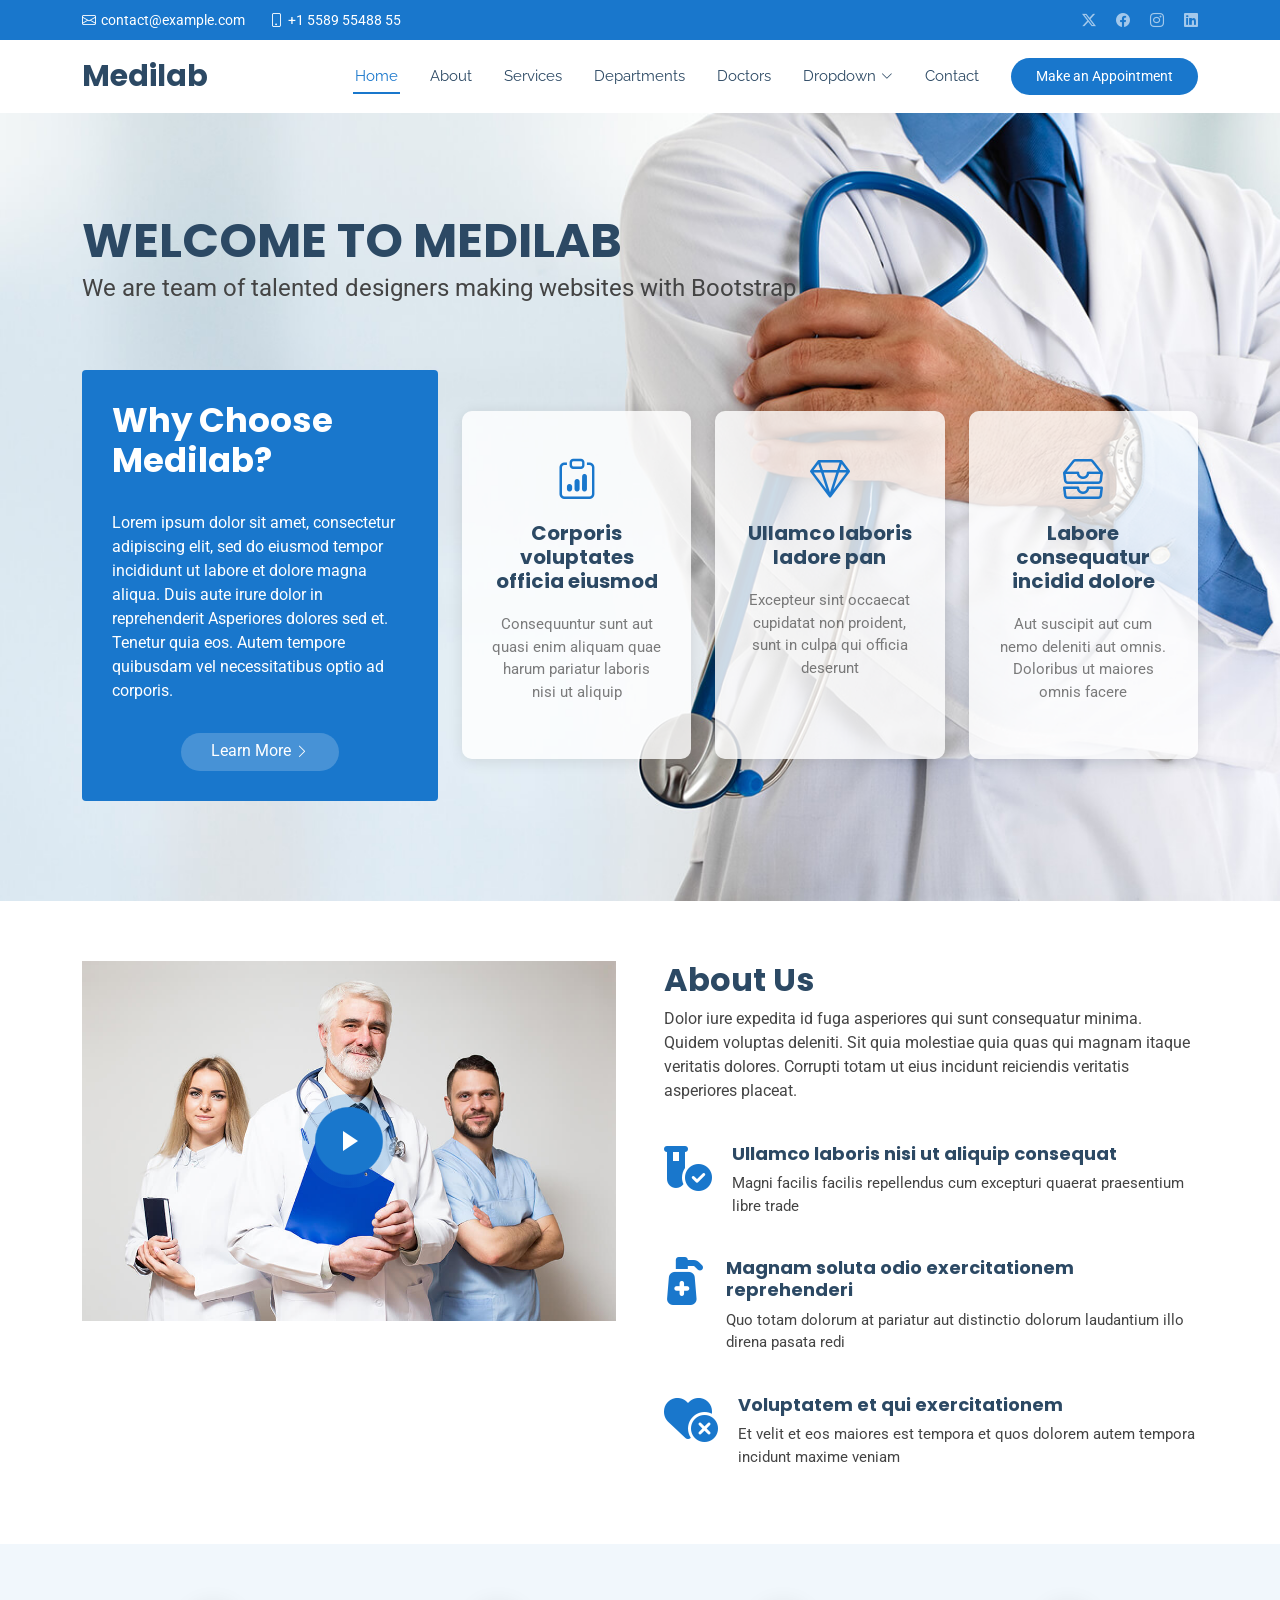
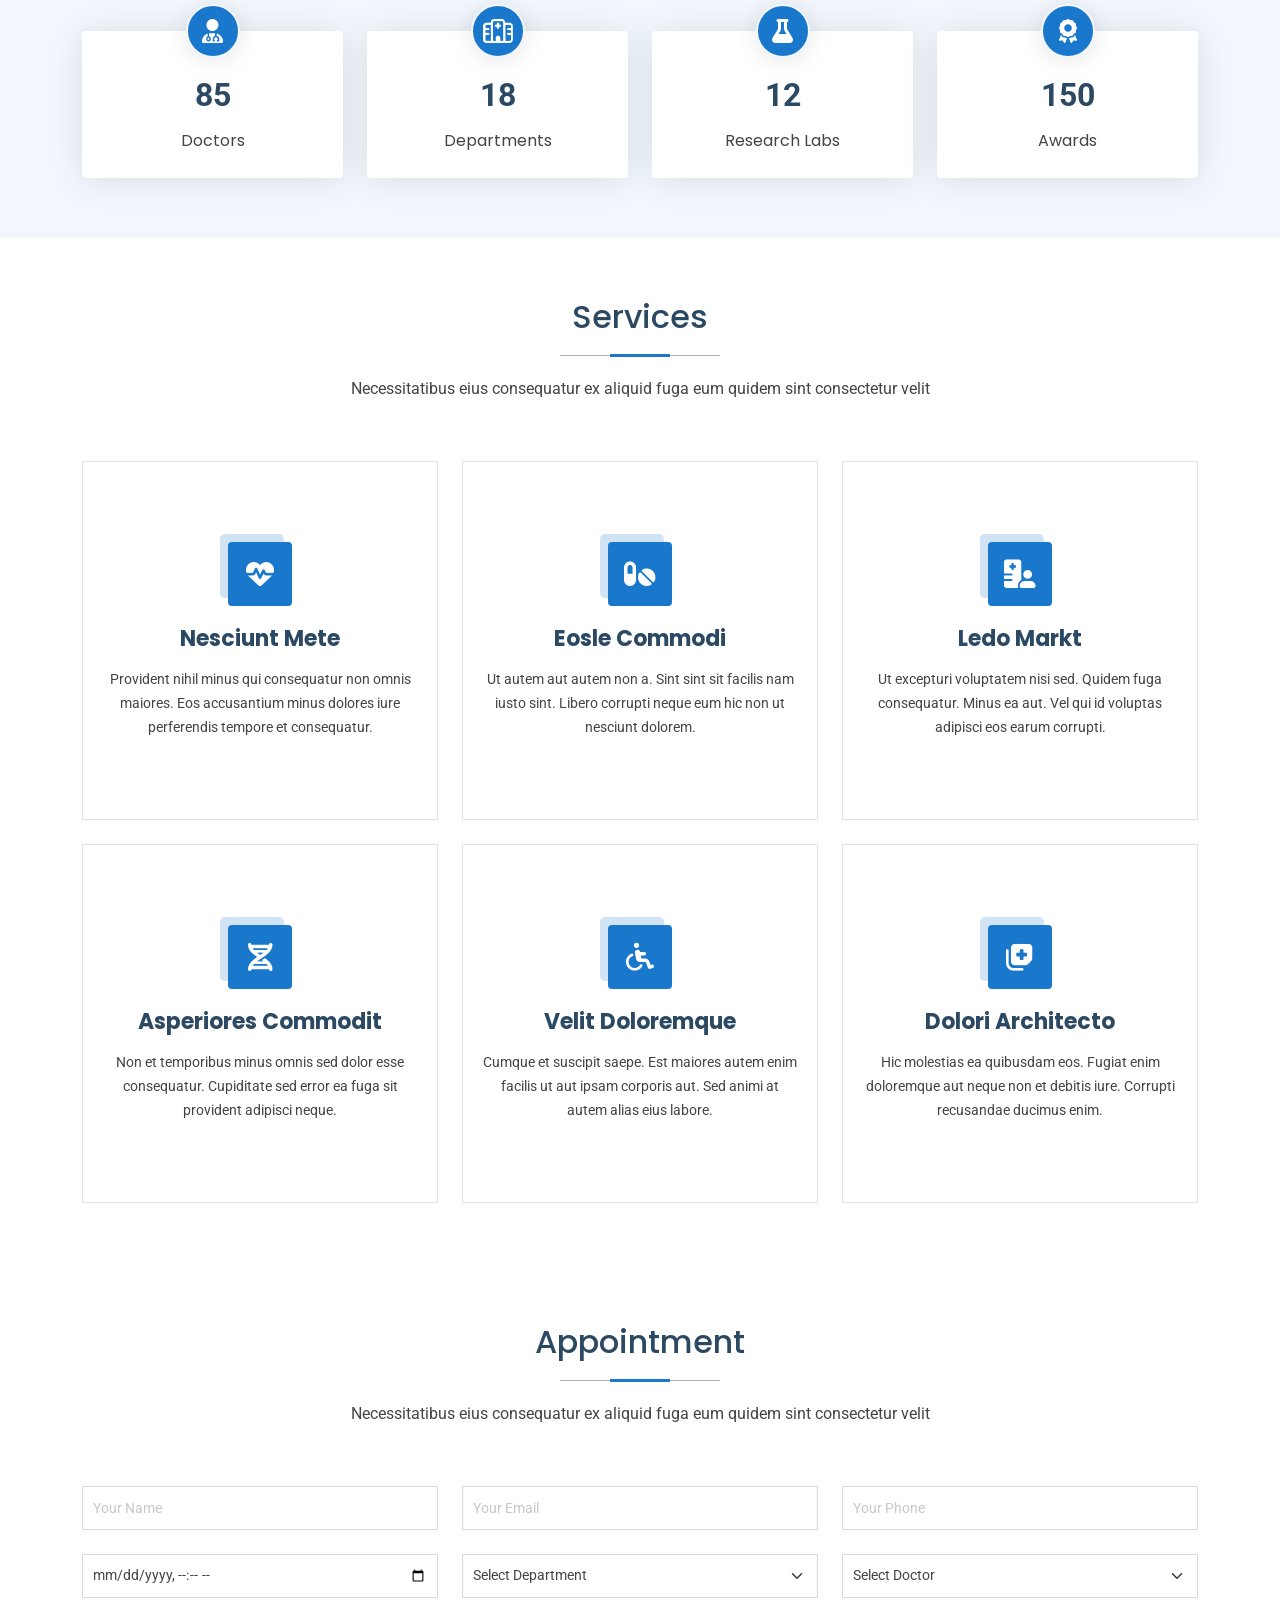
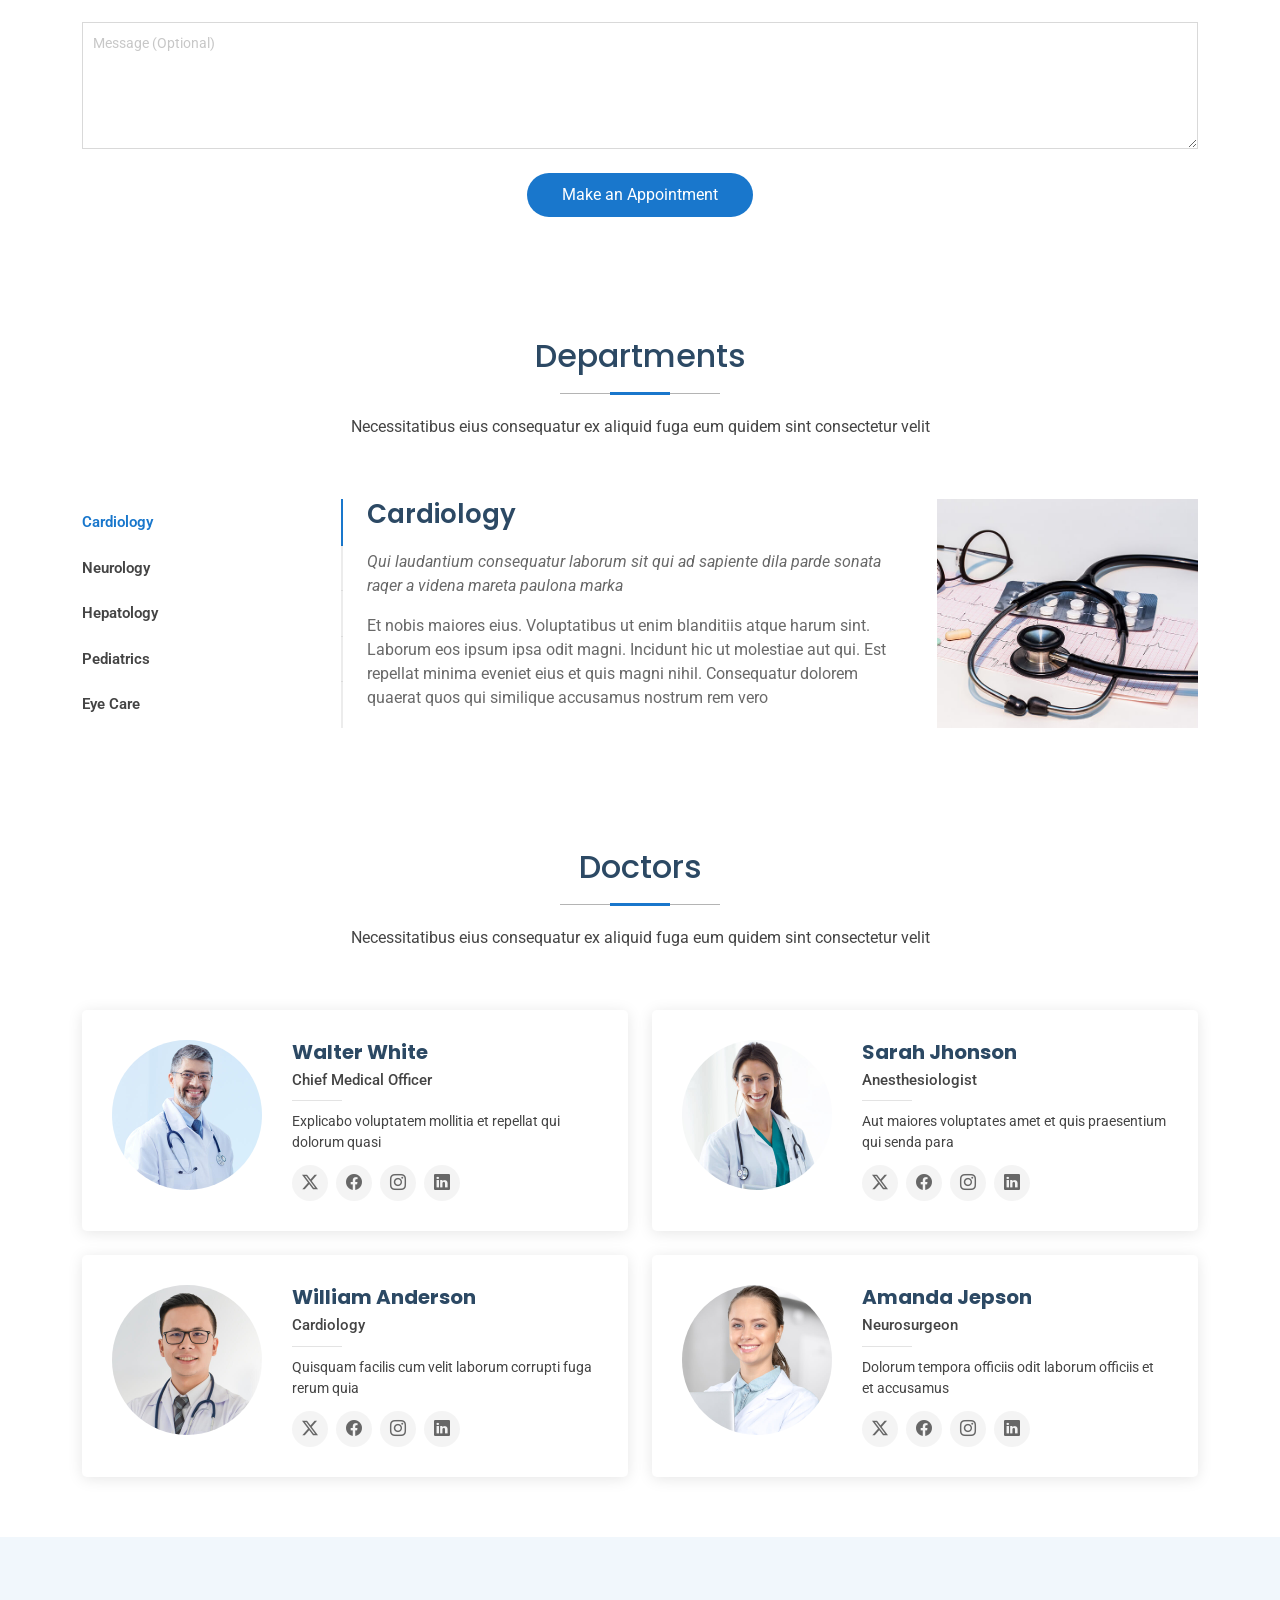
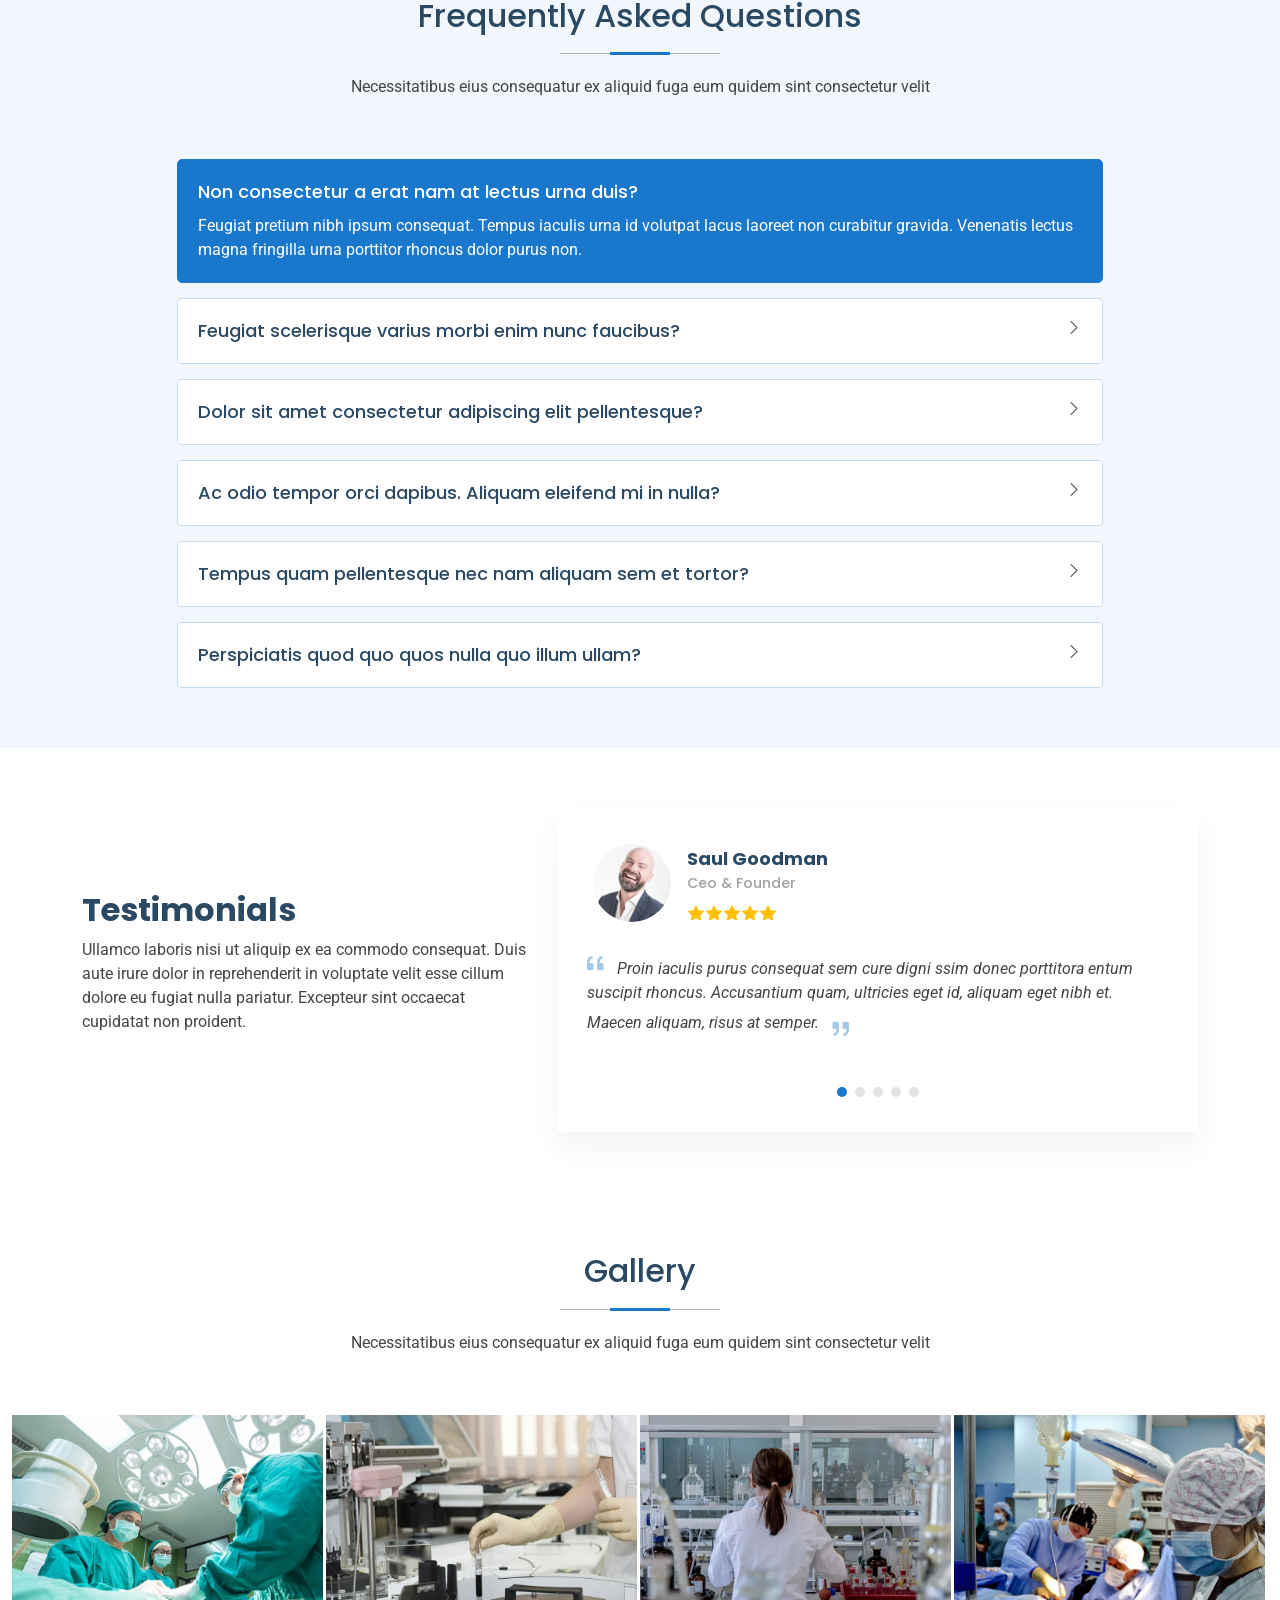
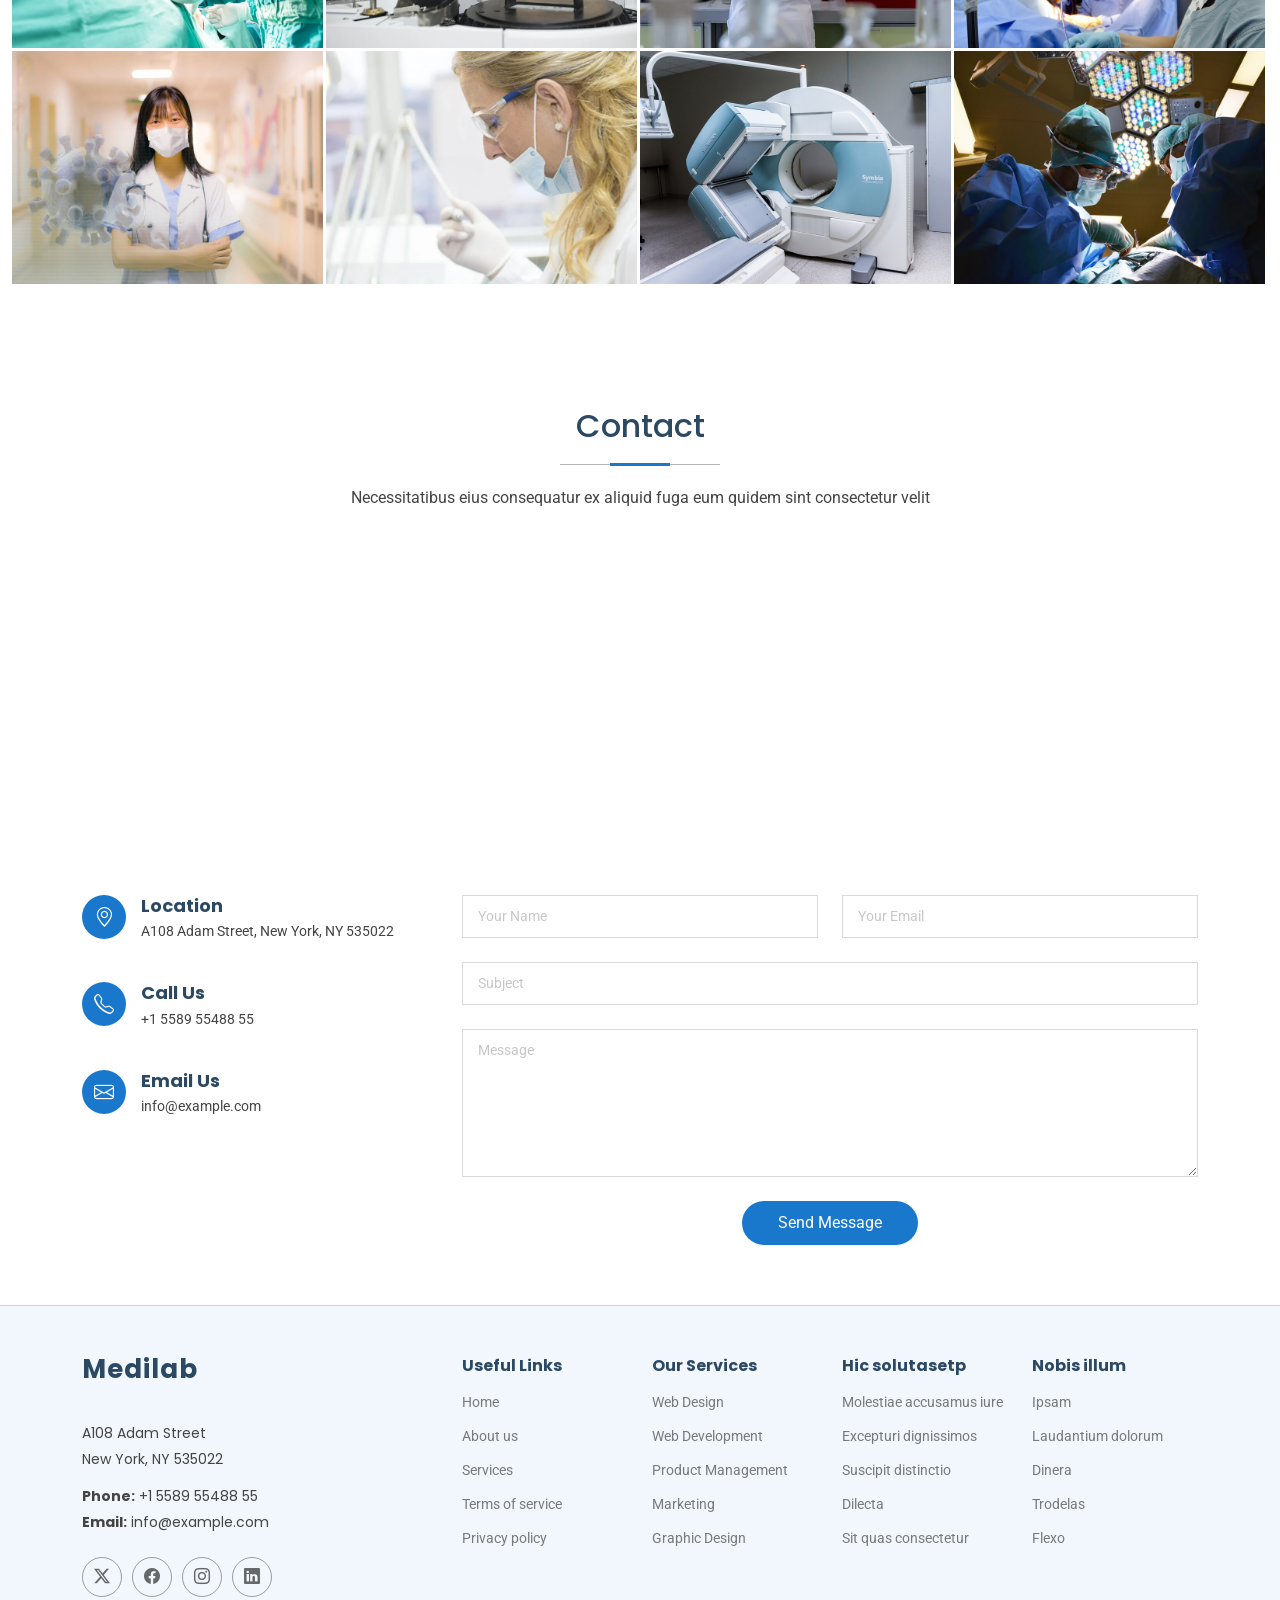
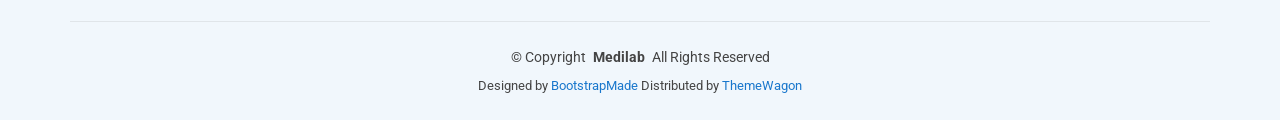
<file: image/MediLab-1.0.0/MediLab-1.0.0/index.html>
<!DOCTYPE html>
<html lang="en">

<head>
  <meta charset="utf-8">
  <meta content="width=device-width, initial-scale=1.0" name="viewport">
  <title>Index - Medilab Bootstrap Template</title>
  <meta name="description" content="">
  <meta name="keywords" content="">

  <!-- Favicons -->
  <link href="assets/img/favicon.png" rel="icon">
  <link href="assets/img/apple-touch-icon.png" rel="apple-touch-icon">

  <!-- Fonts -->
  <link href="https://fonts.googleapis.com" rel="preconnect">
  <link href="https://fonts.gstatic.com" rel="preconnect" crossorigin>
  <link href="https://fonts.googleapis.com/css2?family=Roboto:ital,wght@0,100;0,300;0,400;0,500;0,700;0,900;1,100;1,300;1,400;1,500;1,700;1,900&family=Poppins:ital,wght@0,100;0,200;0,300;0,400;0,500;0,600;0,700;0,800;0,900;1,100;1,200;1,300;1,400;1,500;1,600;1,700;1,800;1,900&family=Raleway:ital,wght@0,100;0,200;0,300;0,400;0,500;0,600;0,700;0,800;0,900;1,100;1,200;1,300;1,400;1,500;1,600;1,700;1,800;1,900&display=swap" rel="stylesheet">

  <!-- Vendor CSS Files -->
  <link href="assets/vendor/bootstrap/css/bootstrap.min.css" rel="stylesheet">
  <link href="assets/vendor/bootstrap-icons/bootstrap-icons.css" rel="stylesheet">
  <link href="assets/vendor/aos/aos.css" rel="stylesheet">
  <link href="assets/vendor/fontawesome-free/css/all.min.css" rel="stylesheet">
  <link href="assets/vendor/glightbox/css/glightbox.min.css" rel="stylesheet">
  <link href="assets/vendor/swiper/swiper-bundle.min.css" rel="stylesheet">

  <!-- Main CSS File -->
  <link href="assets/css/main.css" rel="stylesheet">

  <!-- =======================================================
  * Template Name: Medilab
  * Template URL: https://bootstrapmade.com/medilab-free-medical-bootstrap-theme/
  * Updated: Aug 07 2024 with Bootstrap v5.3.3
  * Author: BootstrapMade.com
  * License: https://bootstrapmade.com/license/
  ======================================================== -->
</head>

<body class="index-page">

  <header id="header" class="header sticky-top">

    <div class="topbar d-flex align-items-center">
      <div class="container d-flex justify-content-center justify-content-md-between">
        <div class="contact-info d-flex align-items-center">
          <i class="bi bi-envelope d-flex align-items-center"><a href="mailto:contact@example.com">contact@example.com</a></i>
          <i class="bi bi-phone d-flex align-items-center ms-4"><span>+1 5589 55488 55</span></i>
        </div>
        <div class="social-links d-none d-md-flex align-items-center">
          <a href="#" class="twitter"><i class="bi bi-twitter-x"></i></a>
          <a href="#" class="facebook"><i class="bi bi-facebook"></i></a>
          <a href="#" class="instagram"><i class="bi bi-instagram"></i></a>
          <a href="#" class="linkedin"><i class="bi bi-linkedin"></i></a>
        </div>
      </div>
    </div><!-- End Top Bar -->

    <div class="branding d-flex align-items-center">

      <div class="container position-relative d-flex align-items-center justify-content-between">
        <a href="index.html" class="logo d-flex align-items-center me-auto">
          <!-- Uncomment the line below if you also wish to use an image logo -->
          <!-- <img src="assets/img/logo.png" alt=""> -->
          <h1 class="sitename">Medilab</h1>
        </a>

        <nav id="navmenu" class="navmenu">
          <ul>
            <li><a href="#hero" class="active">Home<br></a></li>
            <li><a href="#about">About</a></li>
            <li><a href="#services">Services</a></li>
            <li><a href="#departments">Departments</a></li>
            <li><a href="#doctors">Doctors</a></li>
            <li class="dropdown"><a href="#"><span>Dropdown</span> <i class="bi bi-chevron-down toggle-dropdown"></i></a>
              <ul>
                <li><a href="#">Dropdown 1</a></li>
                <li class="dropdown"><a href="#"><span>Deep Dropdown</span> <i class="bi bi-chevron-down toggle-dropdown"></i></a>
                  <ul>
                    <li><a href="#">Deep Dropdown 1</a></li>
                    <li><a href="#">Deep Dropdown 2</a></li>
                    <li><a href="#">Deep Dropdown 3</a></li>
                    <li><a href="#">Deep Dropdown 4</a></li>
                    <li><a href="#">Deep Dropdown 5</a></li>
                  </ul>
                </li>
                <li><a href="#">Dropdown 2</a></li>
                <li><a href="#">Dropdown 3</a></li>
                <li><a href="#">Dropdown 4</a></li>
              </ul>
            </li>
            <li><a href="#contact">Contact</a></li>
          </ul>
          <i class="mobile-nav-toggle d-xl-none bi bi-list"></i>
        </nav>

        <a class="cta-btn d-none d-sm-block" href="#appointment">Make an Appointment</a>

      </div>

    </div>

  </header>

  <main class="main">

    <!-- Hero Section -->
    <section id="hero" class="hero section light-background">

      <img src="assets/img/hero-bg.jpg" alt="" data-aos="fade-in">

      <div class="container position-relative">

        <div class="welcome position-relative" data-aos="fade-down" data-aos-delay="100">
          <h2>WELCOME TO MEDILAB</h2>
          <p>We are team of talented designers making websites with Bootstrap</p>
        </div><!-- End Welcome -->

        <div class="content row gy-4">
          <div class="col-lg-4 d-flex align-items-stretch">
            <div class="why-box" data-aos="zoom-out" data-aos-delay="200">
              <h3>Why Choose Medilab?</h3>
              <p>
                Lorem ipsum dolor sit amet, consectetur adipiscing elit, sed do eiusmod tempor incididunt ut labore et dolore magna aliqua. Duis aute irure dolor in reprehenderit
                Asperiores dolores sed et. Tenetur quia eos. Autem tempore quibusdam vel necessitatibus optio ad corporis.
              </p>
              <div class="text-center">
                <a href="#about" class="more-btn"><span>Learn More</span> <i class="bi bi-chevron-right"></i></a>
              </div>
            </div>
          </div><!-- End Why Box -->

          <div class="col-lg-8 d-flex align-items-stretch">
            <div class="d-flex flex-column justify-content-center">
              <div class="row gy-4">

                <div class="col-xl-4 d-flex align-items-stretch">
                  <div class="icon-box" data-aos="zoom-out" data-aos-delay="300">
                    <i class="bi bi-clipboard-data"></i>
                    <h4>Corporis voluptates officia eiusmod</h4>
                    <p>Consequuntur sunt aut quasi enim aliquam quae harum pariatur laboris nisi ut aliquip</p>
                  </div>
                </div><!-- End Icon Box -->

                <div class="col-xl-4 d-flex align-items-stretch">
                  <div class="icon-box" data-aos="zoom-out" data-aos-delay="400">
                    <i class="bi bi-gem"></i>
                    <h4>Ullamco laboris ladore pan</h4>
                    <p>Excepteur sint occaecat cupidatat non proident, sunt in culpa qui officia deserunt</p>
                  </div>
                </div><!-- End Icon Box -->

                <div class="col-xl-4 d-flex align-items-stretch">
                  <div class="icon-box" data-aos="zoom-out" data-aos-delay="500">
                    <i class="bi bi-inboxes"></i>
                    <h4>Labore consequatur incidid dolore</h4>
                    <p>Aut suscipit aut cum nemo deleniti aut omnis. Doloribus ut maiores omnis facere</p>
                  </div>
                </div><!-- End Icon Box -->

              </div>
            </div>
          </div>
        </div><!-- End  Content-->

      </div>

    </section><!-- /Hero Section -->

    <!-- About Section -->
    <section id="about" class="about section">

      <div class="container">

        <div class="row gy-4 gx-5">

          <div class="col-lg-6 position-relative align-self-start" data-aos="fade-up" data-aos-delay="200">
            <img src="assets/img/about.jpg" class="img-fluid" alt="">
            <a href="https://www.youtube.com/watch?v=Y7f98aduVJ8" class="glightbox pulsating-play-btn"></a>
          </div>

          <div class="col-lg-6 content" data-aos="fade-up" data-aos-delay="100">
            <h3>About Us</h3>
            <p>
              Dolor iure expedita id fuga asperiores qui sunt consequatur minima. Quidem voluptas deleniti. Sit quia molestiae quia quas qui magnam itaque veritatis dolores. Corrupti totam ut eius incidunt reiciendis veritatis asperiores placeat.
            </p>
            <ul>
              <li>
                <i class="fa-solid fa-vial-circle-check"></i>
                <div>
                  <h5>Ullamco laboris nisi ut aliquip consequat</h5>
                  <p>Magni facilis facilis repellendus cum excepturi quaerat praesentium libre trade</p>
                </div>
              </li>
              <li>
                <i class="fa-solid fa-pump-medical"></i>
                <div>
                  <h5>Magnam soluta odio exercitationem reprehenderi</h5>
                  <p>Quo totam dolorum at pariatur aut distinctio dolorum laudantium illo direna pasata redi</p>
                </div>
              </li>
              <li>
                <i class="fa-solid fa-heart-circle-xmark"></i>
                <div>
                  <h5>Voluptatem et qui exercitationem</h5>
                  <p>Et velit et eos maiores est tempora et quos dolorem autem tempora incidunt maxime veniam</p>
                </div>
              </li>
            </ul>
          </div>

        </div>

      </div>

    </section><!-- /About Section -->

    <!-- Stats Section -->
    <section id="stats" class="stats section light-background">

      <div class="container" data-aos="fade-up" data-aos-delay="100">

        <div class="row gy-4">

          <div class="col-lg-3 col-md-6 d-flex flex-column align-items-center">
            <i class="fa-solid fa-user-doctor"></i>
            <div class="stats-item">
              <span data-purecounter-start="0" data-purecounter-end="85" data-purecounter-duration="1" class="purecounter"></span>
              <p>Doctors</p>
            </div>
          </div><!-- End Stats Item -->

          <div class="col-lg-3 col-md-6 d-flex flex-column align-items-center">
            <i class="fa-regular fa-hospital"></i>
            <div class="stats-item">
              <span data-purecounter-start="0" data-purecounter-end="18" data-purecounter-duration="1" class="purecounter"></span>
              <p>Departments</p>
            </div>
          </div><!-- End Stats Item -->

          <div class="col-lg-3 col-md-6 d-flex flex-column align-items-center">
            <i class="fas fa-flask"></i>
            <div class="stats-item">
              <span data-purecounter-start="0" data-purecounter-end="12" data-purecounter-duration="1" class="purecounter"></span>
              <p>Research Labs</p>
            </div>
          </div><!-- End Stats Item -->

          <div class="col-lg-3 col-md-6 d-flex flex-column align-items-center">
            <i class="fas fa-award"></i>
            <div class="stats-item">
              <span data-purecounter-start="0" data-purecounter-end="150" data-purecounter-duration="1" class="purecounter"></span>
              <p>Awards</p>
            </div>
          </div><!-- End Stats Item -->

        </div>

      </div>

    </section><!-- /Stats Section -->

    <!-- Services Section -->
    <section id="services" class="services section">

      <!-- Section Title -->
      <div class="container section-title" data-aos="fade-up">
        <h2>Services</h2>
        <p>Necessitatibus eius consequatur ex aliquid fuga eum quidem sint consectetur velit</p>
      </div><!-- End Section Title -->

      <div class="container">

        <div class="row gy-4">

          <div class="col-lg-4 col-md-6" data-aos="fade-up" data-aos-delay="100">
            <div class="service-item  position-relative">
              <div class="icon">
                <i class="fas fa-heartbeat"></i>
              </div>
              <a href="#" class="stretched-link">
                <h3>Nesciunt Mete</h3>
              </a>
              <p>Provident nihil minus qui consequatur non omnis maiores. Eos accusantium minus dolores iure perferendis tempore et consequatur.</p>
            </div>
          </div><!-- End Service Item -->

          <div class="col-lg-4 col-md-6" data-aos="fade-up" data-aos-delay="200">
            <div class="service-item position-relative">
              <div class="icon">
                <i class="fas fa-pills"></i>
              </div>
              <a href="#" class="stretched-link">
                <h3>Eosle Commodi</h3>
              </a>
              <p>Ut autem aut autem non a. Sint sint sit facilis nam iusto sint. Libero corrupti neque eum hic non ut nesciunt dolorem.</p>
            </div>
          </div><!-- End Service Item -->

          <div class="col-lg-4 col-md-6" data-aos="fade-up" data-aos-delay="300">
            <div class="service-item position-relative">
              <div class="icon">
                <i class="fas fa-hospital-user"></i>
              </div>
              <a href="#" class="stretched-link">
                <h3>Ledo Markt</h3>
              </a>
              <p>Ut excepturi voluptatem nisi sed. Quidem fuga consequatur. Minus ea aut. Vel qui id voluptas adipisci eos earum corrupti.</p>
            </div>
          </div><!-- End Service Item -->

          <div class="col-lg-4 col-md-6" data-aos="fade-up" data-aos-delay="400">
            <div class="service-item position-relative">
              <div class="icon">
                <i class="fas fa-dna"></i>
              </div>
              <a href="#" class="stretched-link">
                <h3>Asperiores Commodit</h3>
              </a>
              <p>Non et temporibus minus omnis sed dolor esse consequatur. Cupiditate sed error ea fuga sit provident adipisci neque.</p>
              <a href="#" class="stretched-link"></a>
            </div>
          </div><!-- End Service Item -->

          <div class="col-lg-4 col-md-6" data-aos="fade-up" data-aos-delay="500">
            <div class="service-item position-relative">
              <div class="icon">
                <i class="fas fa-wheelchair"></i>
              </div>
              <a href="#" class="stretched-link">
                <h3>Velit Doloremque</h3>
              </a>
              <p>Cumque et suscipit saepe. Est maiores autem enim facilis ut aut ipsam corporis aut. Sed animi at autem alias eius labore.</p>
              <a href="#" class="stretched-link"></a>
            </div>
          </div><!-- End Service Item -->

          <div class="col-lg-4 col-md-6" data-aos="fade-up" data-aos-delay="600">
            <div class="service-item position-relative">
              <div class="icon">
                <i class="fas fa-notes-medical"></i>
              </div>
              <a href="#" class="stretched-link">
                <h3>Dolori Architecto</h3>
              </a>
              <p>Hic molestias ea quibusdam eos. Fugiat enim doloremque aut neque non et debitis iure. Corrupti recusandae ducimus enim.</p>
              <a href="#" class="stretched-link"></a>
            </div>
          </div><!-- End Service Item -->

        </div>

      </div>

    </section><!-- /Services Section -->

    <!-- Appointment Section -->
    <section id="appointment" class="appointment section">

      <!-- Section Title -->
      <div class="container section-title" data-aos="fade-up">
        <h2>Appointment</h2>
        <p>Necessitatibus eius consequatur ex aliquid fuga eum quidem sint consectetur velit</p>
      </div><!-- End Section Title -->

      <div class="container" data-aos="fade-up" data-aos-delay="100">

        <form action="forms/appointment.php" method="post" role="form" class="php-email-form">
          <div class="row">
            <div class="col-md-4 form-group">
              <input type="text" name="name" class="form-control" id="name" placeholder="Your Name" required="">
            </div>
            <div class="col-md-4 form-group mt-3 mt-md-0">
              <input type="email" class="form-control" name="email" id="email" placeholder="Your Email" required="">
            </div>
            <div class="col-md-4 form-group mt-3 mt-md-0">
              <input type="tel" class="form-control" name="phone" id="phone" placeholder="Your Phone" required="">
            </div>
          </div>
          <div class="row">
            <div class="col-md-4 form-group mt-3">
              <input type="datetime-local" name="date" class="form-control datepicker" id="date" placeholder="Appointment Date" required="">
            </div>
            <div class="col-md-4 form-group mt-3">
              <select name="department" id="department" class="form-select" required="">
                <option value="">Select Department</option>
                <option value="Department 1">Department 1</option>
                <option value="Department 2">Department 2</option>
                <option value="Department 3">Department 3</option>
              </select>
            </div>
            <div class="col-md-4 form-group mt-3">
              <select name="doctor" id="doctor" class="form-select" required="">
                <option value="">Select Doctor</option>
                <option value="Doctor 1">Doctor 1</option>
                <option value="Doctor 2">Doctor 2</option>
                <option value="Doctor 3">Doctor 3</option>
              </select>
            </div>
          </div>

          <div class="form-group mt-3">
            <textarea class="form-control" name="message" rows="5" placeholder="Message (Optional)"></textarea>
          </div>
          <div class="mt-3">
            <div class="loading">Loading</div>
            <div class="error-message"></div>
            <div class="sent-message">Your appointment request has been sent successfully. Thank you!</div>
            <div class="text-center"><button type="submit">Make an Appointment</button></div>
          </div>
        </form>

      </div>

    </section><!-- /Appointment Section -->

    <!-- Departments Section -->
    <section id="departments" class="departments section">

      <!-- Section Title -->
      <div class="container section-title" data-aos="fade-up">
        <h2>Departments</h2>
        <p>Necessitatibus eius consequatur ex aliquid fuga eum quidem sint consectetur velit</p>
      </div><!-- End Section Title -->

      <div class="container" data-aos="fade-up" data-aos-delay="100">

        <div class="row">
          <div class="col-lg-3">
            <ul class="nav nav-tabs flex-column">
              <li class="nav-item">
                <a class="nav-link active show" data-bs-toggle="tab" href="#departments-tab-1">Cardiology</a>
              </li>
              <li class="nav-item">
                <a class="nav-link" data-bs-toggle="tab" href="#departments-tab-2">Neurology</a>
              </li>
              <li class="nav-item">
                <a class="nav-link" data-bs-toggle="tab" href="#departments-tab-3">Hepatology</a>
              </li>
              <li class="nav-item">
                <a class="nav-link" data-bs-toggle="tab" href="#departments-tab-4">Pediatrics</a>
              </li>
              <li class="nav-item">
                <a class="nav-link" data-bs-toggle="tab" href="#departments-tab-5">Eye Care</a>
              </li>
            </ul>
          </div>
          <div class="col-lg-9 mt-4 mt-lg-0">
            <div class="tab-content">
              <div class="tab-pane active show" id="departments-tab-1">
                <div class="row">
                  <div class="col-lg-8 details order-2 order-lg-1">
                    <h3>Cardiology</h3>
                    <p class="fst-italic">Qui laudantium consequatur laborum sit qui ad sapiente dila parde sonata raqer a videna mareta paulona marka</p>
                    <p>Et nobis maiores eius. Voluptatibus ut enim blanditiis atque harum sint. Laborum eos ipsum ipsa odit magni. Incidunt hic ut molestiae aut qui. Est repellat minima eveniet eius et quis magni nihil. Consequatur dolorem quaerat quos qui similique accusamus nostrum rem vero</p>
                  </div>
                  <div class="col-lg-4 text-center order-1 order-lg-2">
                    <img src="assets/img/departments-1.jpg" alt="" class="img-fluid">
                  </div>
                </div>
              </div>
              <div class="tab-pane" id="departments-tab-2">
                <div class="row">
                  <div class="col-lg-8 details order-2 order-lg-1">
                    <h3>Et blanditiis nemo veritatis excepturi</h3>
                    <p class="fst-italic">Qui laudantium consequatur laborum sit qui ad sapiente dila parde sonata raqer a videna mareta paulona marka</p>
                    <p>Ea ipsum voluptatem consequatur quis est. Illum error ullam omnis quia et reiciendis sunt sunt est. Non aliquid repellendus itaque accusamus eius et velit ipsa voluptates. Optio nesciunt eaque beatae accusamus lerode pakto madirna desera vafle de nideran pal</p>
                  </div>
                  <div class="col-lg-4 text-center order-1 order-lg-2">
                    <img src="assets/img/departments-2.jpg" alt="" class="img-fluid">
                  </div>
                </div>
              </div>
              <div class="tab-pane" id="departments-tab-3">
                <div class="row">
                  <div class="col-lg-8 details order-2 order-lg-1">
                    <h3>Impedit facilis occaecati odio neque aperiam sit</h3>
                    <p class="fst-italic">Eos voluptatibus quo. Odio similique illum id quidem non enim fuga. Qui natus non sunt dicta dolor et. In asperiores velit quaerat perferendis aut</p>
                    <p>Iure officiis odit rerum. Harum sequi eum illum corrupti culpa veritatis quisquam. Neque necessitatibus illo rerum eum ut. Commodi ipsam minima molestiae sed laboriosam a iste odio. Earum odit nesciunt fugiat sit ullam. Soluta et harum voluptatem optio quae</p>
                  </div>
                  <div class="col-lg-4 text-center order-1 order-lg-2">
                    <img src="assets/img/departments-3.jpg" alt="" class="img-fluid">
                  </div>
                </div>
              </div>
              <div class="tab-pane" id="departments-tab-4">
                <div class="row">
                  <div class="col-lg-8 details order-2 order-lg-1">
                    <h3>Fuga dolores inventore laboriosam ut est accusamus laboriosam dolore</h3>
                    <p class="fst-italic">Totam aperiam accusamus. Repellat consequuntur iure voluptas iure porro quis delectus</p>
                    <p>Eaque consequuntur consequuntur libero expedita in voluptas. Nostrum ipsam necessitatibus aliquam fugiat debitis quis velit. Eum ex maxime error in consequatur corporis atque. Eligendi asperiores sed qui veritatis aperiam quia a laborum inventore</p>
                  </div>
                  <div class="col-lg-4 text-center order-1 order-lg-2">
                    <img src="assets/img/departments-4.jpg" alt="" class="img-fluid">
                  </div>
                </div>
              </div>
              <div class="tab-pane" id="departments-tab-5">
                <div class="row">
                  <div class="col-lg-8 details order-2 order-lg-1">
                    <h3>Est eveniet ipsam sindera pad rone matrelat sando reda</h3>
                    <p class="fst-italic">Omnis blanditiis saepe eos autem qui sunt debitis porro quia.</p>
                    <p>Exercitationem nostrum omnis. Ut reiciendis repudiandae minus. Omnis recusandae ut non quam ut quod eius qui. Ipsum quia odit vero atque qui quibusdam amet. Occaecati sed est sint aut vitae molestiae voluptate vel</p>
                  </div>
                  <div class="col-lg-4 text-center order-1 order-lg-2">
                    <img src="assets/img/departments-5.jpg" alt="" class="img-fluid">
                  </div>
                </div>
              </div>
            </div>
          </div>
        </div>

      </div>

    </section><!-- /Departments Section -->

    <!-- Doctors Section -->
    <section id="doctors" class="doctors section">

      <!-- Section Title -->
      <div class="container section-title" data-aos="fade-up">
        <h2>Doctors</h2>
        <p>Necessitatibus eius consequatur ex aliquid fuga eum quidem sint consectetur velit</p>
      </div><!-- End Section Title -->

      <div class="container">

        <div class="row gy-4">

          <div class="col-lg-6" data-aos="fade-up" data-aos-delay="100">
            <div class="team-member d-flex align-items-start">
              <div class="pic"><img src="assets/img/doctors/doctors-1.jpg" class="img-fluid" alt=""></div>
              <div class="member-info">
                <h4>Walter White</h4>
                <span>Chief Medical Officer</span>
                <p>Explicabo voluptatem mollitia et repellat qui dolorum quasi</p>
                <div class="social">
                  <a href=""><i class="bi bi-twitter-x"></i></a>
                  <a href=""><i class="bi bi-facebook"></i></a>
                  <a href=""><i class="bi bi-instagram"></i></a>
                  <a href=""> <i class="bi bi-linkedin"></i> </a>
                </div>
              </div>
            </div>
          </div><!-- End Team Member -->

          <div class="col-lg-6" data-aos="fade-up" data-aos-delay="200">
            <div class="team-member d-flex align-items-start">
              <div class="pic"><img src="assets/img/doctors/doctors-2.jpg" class="img-fluid" alt=""></div>
              <div class="member-info">
                <h4>Sarah Jhonson</h4>
                <span>Anesthesiologist</span>
                <p>Aut maiores voluptates amet et quis praesentium qui senda para</p>
                <div class="social">
                  <a href=""><i class="bi bi-twitter-x"></i></a>
                  <a href=""><i class="bi bi-facebook"></i></a>
                  <a href=""><i class="bi bi-instagram"></i></a>
                  <a href=""> <i class="bi bi-linkedin"></i> </a>
                </div>
              </div>
            </div>
          </div><!-- End Team Member -->

          <div class="col-lg-6" data-aos="fade-up" data-aos-delay="300">
            <div class="team-member d-flex align-items-start">
              <div class="pic"><img src="assets/img/doctors/doctors-3.jpg" class="img-fluid" alt=""></div>
              <div class="member-info">
                <h4>William Anderson</h4>
                <span>Cardiology</span>
                <p>Quisquam facilis cum velit laborum corrupti fuga rerum quia</p>
                <div class="social">
                  <a href=""><i class="bi bi-twitter-x"></i></a>
                  <a href=""><i class="bi bi-facebook"></i></a>
                  <a href=""><i class="bi bi-instagram"></i></a>
                  <a href=""> <i class="bi bi-linkedin"></i> </a>
                </div>
              </div>
            </div>
          </div><!-- End Team Member -->

          <div class="col-lg-6" data-aos="fade-up" data-aos-delay="400">
            <div class="team-member d-flex align-items-start">
              <div class="pic"><img src="assets/img/doctors/doctors-4.jpg" class="img-fluid" alt=""></div>
              <div class="member-info">
                <h4>Amanda Jepson</h4>
                <span>Neurosurgeon</span>
                <p>Dolorum tempora officiis odit laborum officiis et et accusamus</p>
                <div class="social">
                  <a href=""><i class="bi bi-twitter-x"></i></a>
                  <a href=""><i class="bi bi-facebook"></i></a>
                  <a href=""><i class="bi bi-instagram"></i></a>
                  <a href=""> <i class="bi bi-linkedin"></i> </a>
                </div>
              </div>
            </div>
          </div><!-- End Team Member -->

        </div>

      </div>

    </section><!-- /Doctors Section -->

    <!-- Faq Section -->
    <section id="faq" class="faq section light-background">

      <!-- Section Title -->
      <div class="container section-title" data-aos="fade-up">
        <h2>Frequently Asked Questions</h2>
        <p>Necessitatibus eius consequatur ex aliquid fuga eum quidem sint consectetur velit</p>
      </div><!-- End Section Title -->

      <div class="container">

        <div class="row justify-content-center">

          <div class="col-lg-10" data-aos="fade-up" data-aos-delay="100">

            <div class="faq-container">

              <div class="faq-item faq-active">
                <h3>Non consectetur a erat nam at lectus urna duis?</h3>
                <div class="faq-content">
                  <p>Feugiat pretium nibh ipsum consequat. Tempus iaculis urna id volutpat lacus laoreet non curabitur gravida. Venenatis lectus magna fringilla urna porttitor rhoncus dolor purus non.</p>
                </div>
                <i class="faq-toggle bi bi-chevron-right"></i>
              </div><!-- End Faq item-->

              <div class="faq-item">
                <h3>Feugiat scelerisque varius morbi enim nunc faucibus?</h3>
                <div class="faq-content">
                  <p>Dolor sit amet consectetur adipiscing elit pellentesque habitant morbi. Id interdum velit laoreet id donec ultrices. Fringilla phasellus faucibus scelerisque eleifend donec pretium. Est pellentesque elit ullamcorper dignissim. Mauris ultrices eros in cursus turpis massa tincidunt dui.</p>
                </div>
                <i class="faq-toggle bi bi-chevron-right"></i>
              </div><!-- End Faq item-->

              <div class="faq-item">
                <h3>Dolor sit amet consectetur adipiscing elit pellentesque?</h3>
                <div class="faq-content">
                  <p>Eleifend mi in nulla posuere sollicitudin aliquam ultrices sagittis orci. Faucibus pulvinar elementum integer enim. Sem nulla pharetra diam sit amet nisl suscipit. Rutrum tellus pellentesque eu tincidunt. Lectus urna duis convallis convallis tellus. Urna molestie at elementum eu facilisis sed odio morbi quis</p>
                </div>
                <i class="faq-toggle bi bi-chevron-right"></i>
              </div><!-- End Faq item-->

              <div class="faq-item">
                <h3>Ac odio tempor orci dapibus. Aliquam eleifend mi in nulla?</h3>
                <div class="faq-content">
                  <p>Dolor sit amet consectetur adipiscing elit pellentesque habitant morbi. Id interdum velit laoreet id donec ultrices. Fringilla phasellus faucibus scelerisque eleifend donec pretium. Est pellentesque elit ullamcorper dignissim. Mauris ultrices eros in cursus turpis massa tincidunt dui.</p>
                </div>
                <i class="faq-toggle bi bi-chevron-right"></i>
              </div><!-- End Faq item-->

              <div class="faq-item">
                <h3>Tempus quam pellentesque nec nam aliquam sem et tortor?</h3>
                <div class="faq-content">
                  <p>Molestie a iaculis at erat pellentesque adipiscing commodo. Dignissim suspendisse in est ante in. Nunc vel risus commodo viverra maecenas accumsan. Sit amet nisl suscipit adipiscing bibendum est. Purus gravida quis blandit turpis cursus in</p>
                </div>
                <i class="faq-toggle bi bi-chevron-right"></i>
              </div><!-- End Faq item-->

              <div class="faq-item">
                <h3>Perspiciatis quod quo quos nulla quo illum ullam?</h3>
                <div class="faq-content">
                  <p>Enim ea facilis quaerat voluptas quidem et dolorem. Quis et consequatur non sed in suscipit sequi. Distinctio ipsam dolore et.</p>
                </div>
                <i class="faq-toggle bi bi-chevron-right"></i>
              </div><!-- End Faq item-->

            </div>

          </div><!-- End Faq Column-->

        </div>

      </div>

    </section><!-- /Faq Section -->

    <!-- Testimonials Section -->
    <section id="testimonials" class="testimonials section">

      <div class="container">

        <div class="row align-items-center">

          <div class="col-lg-5 info" data-aos="fade-up" data-aos-delay="100">
            <h3>Testimonials</h3>
            <p>
              Ullamco laboris nisi ut aliquip ex ea commodo consequat. Duis aute irure dolor in reprehenderit in voluptate
              velit esse cillum dolore eu fugiat nulla pariatur. Excepteur sint occaecat cupidatat non proident.
            </p>
          </div>

          <div class="col-lg-7" data-aos="fade-up" data-aos-delay="200">

            <div class="swiper init-swiper">
              <script type="application/json" class="swiper-config">
                {
                  "loop": true,
                  "speed": 600,
                  "autoplay": {
                    "delay": 5000
                  },
                  "slidesPerView": "auto",
                  "pagination": {
                    "el": ".swiper-pagination",
                    "type": "bullets",
                    "clickable": true
                  }
                }
              </script>
              <div class="swiper-wrapper">

                <div class="swiper-slide">
                  <div class="testimonial-item">
                    <div class="d-flex">
                      <img src="assets/img/testimonials/testimonials-1.jpg" class="testimonial-img flex-shrink-0" alt="">
                      <div>
                        <h3>Saul Goodman</h3>
                        <h4>Ceo &amp; Founder</h4>
                        <div class="stars">
                          <i class="bi bi-star-fill"></i><i class="bi bi-star-fill"></i><i class="bi bi-star-fill"></i><i class="bi bi-star-fill"></i><i class="bi bi-star-fill"></i>
                        </div>
                      </div>
                    </div>
                    <p>
                      <i class="bi bi-quote quote-icon-left"></i>
                      <span>Proin iaculis purus consequat sem cure digni ssim donec porttitora entum suscipit rhoncus. Accusantium quam, ultricies eget id, aliquam eget nibh et. Maecen aliquam, risus at semper.</span>
                      <i class="bi bi-quote quote-icon-right"></i>
                    </p>
                  </div>
                </div><!-- End testimonial item -->

                <div class="swiper-slide">
                  <div class="testimonial-item">
                    <div class="d-flex">
                      <img src="assets/img/testimonials/testimonials-2.jpg" class="testimonial-img flex-shrink-0" alt="">
                      <div>
                        <h3>Sara Wilsson</h3>
                        <h4>Designer</h4>
                        <div class="stars">
                          <i class="bi bi-star-fill"></i><i class="bi bi-star-fill"></i><i class="bi bi-star-fill"></i><i class="bi bi-star-fill"></i><i class="bi bi-star-fill"></i>
                        </div>
                      </div>
                    </div>
                    <p>
                      <i class="bi bi-quote quote-icon-left"></i>
                      <span>Export tempor illum tamen malis malis eram quae irure esse labore quem cillum quid cillum eram malis quorum velit fore eram velit sunt aliqua noster fugiat irure amet legam anim culpa.</span>
                      <i class="bi bi-quote quote-icon-right"></i>
                    </p>
                  </div>
                </div><!-- End testimonial item -->

                <div class="swiper-slide">
                  <div class="testimonial-item">
                    <div class="d-flex">
                      <img src="assets/img/testimonials/testimonials-3.jpg" class="testimonial-img flex-shrink-0" alt="">
                      <div>
                        <h3>Jena Karlis</h3>
                        <h4>Store Owner</h4>
                        <div class="stars">
                          <i class="bi bi-star-fill"></i><i class="bi bi-star-fill"></i><i class="bi bi-star-fill"></i><i class="bi bi-star-fill"></i><i class="bi bi-star-fill"></i>
                        </div>
                      </div>
                    </div>
                    <p>
                      <i class="bi bi-quote quote-icon-left"></i>
                      <span>Enim nisi quem export duis labore cillum quae magna enim sint quorum nulla quem veniam duis minim tempor labore quem eram duis noster aute amet eram fore quis sint minim.</span>
                      <i class="bi bi-quote quote-icon-right"></i>
                    </p>
                  </div>
                </div><!-- End testimonial item -->

                <div class="swiper-slide">
                  <div class="testimonial-item">
                    <div class="d-flex">
                      <img src="assets/img/testimonials/testimonials-4.jpg" class="testimonial-img flex-shrink-0" alt="">
                      <div>
                        <h3>Matt Brandon</h3>
                        <h4>Freelancer</h4>
                        <div class="stars">
                          <i class="bi bi-star-fill"></i><i class="bi bi-star-fill"></i><i class="bi bi-star-fill"></i><i class="bi bi-star-fill"></i><i class="bi bi-star-fill"></i>
                        </div>
                      </div>
                    </div>
                    <p>
                      <i class="bi bi-quote quote-icon-left"></i>
                      <span>Fugiat enim eram quae cillum dolore dolor amet nulla culpa multos export minim fugiat minim velit minim dolor enim duis veniam ipsum anim magna sunt elit fore quem dolore labore illum veniam.</span>
                      <i class="bi bi-quote quote-icon-right"></i>
                    </p>
                  </div>
                </div><!-- End testimonial item -->

                <div class="swiper-slide">
                  <div class="testimonial-item">
                    <div class="d-flex">
                      <img src="assets/img/testimonials/testimonials-5.jpg" class="testimonial-img flex-shrink-0" alt="">
                      <div>
                        <h3>John Larson</h3>
                        <h4>Entrepreneur</h4>
                        <div class="stars">
                          <i class="bi bi-star-fill"></i><i class="bi bi-star-fill"></i><i class="bi bi-star-fill"></i><i class="bi bi-star-fill"></i><i class="bi bi-star-fill"></i>
                        </div>
                      </div>
                    </div>
                    <p>
                      <i class="bi bi-quote quote-icon-left"></i>
                      <span>Quis quorum aliqua sint quem legam fore sunt eram irure aliqua veniam tempor noster veniam enim culpa labore duis sunt culpa nulla illum cillum fugiat legam esse veniam culpa fore nisi cillum quid.</span>
                      <i class="bi bi-quote quote-icon-right"></i>
                    </p>
                  </div>
                </div><!-- End testimonial item -->

              </div>
              <div class="swiper-pagination"></div>
            </div>

          </div>

        </div>

      </div>

    </section><!-- /Testimonials Section -->

    <!-- Gallery Section -->
    <section id="gallery" class="gallery section">

      <!-- Section Title -->
      <div class="container section-title" data-aos="fade-up">
        <h2>Gallery</h2>
        <p>Necessitatibus eius consequatur ex aliquid fuga eum quidem sint consectetur velit</p>
      </div><!-- End Section Title -->

      <div class="container-fluid" data-aos="fade-up" data-aos-delay="100">

        <div class="row g-0">

          <div class="col-lg-3 col-md-4">
            <div class="gallery-item">
              <a href="assets/img/gallery/gallery-1.jpg" class="glightbox" data-gallery="images-gallery">
                <img src="assets/img/gallery/gallery-1.jpg" alt="" class="img-fluid">
              </a>
            </div>
          </div><!-- End Gallery Item -->

          <div class="col-lg-3 col-md-4">
            <div class="gallery-item">
              <a href="assets/img/gallery/gallery-2.jpg" class="glightbox" data-gallery="images-gallery">
                <img src="assets/img/gallery/gallery-2.jpg" alt="" class="img-fluid">
              </a>
            </div>
          </div><!-- End Gallery Item -->

          <div class="col-lg-3 col-md-4">
            <div class="gallery-item">
              <a href="assets/img/gallery/gallery-3.jpg" class="glightbox" data-gallery="images-gallery">
                <img src="assets/img/gallery/gallery-3.jpg" alt="" class="img-fluid">
              </a>
            </div>
          </div><!-- End Gallery Item -->

          <div class="col-lg-3 col-md-4">
            <div class="gallery-item">
              <a href="assets/img/gallery/gallery-4.jpg" class="glightbox" data-gallery="images-gallery">
                <img src="assets/img/gallery/gallery-4.jpg" alt="" class="img-fluid">
              </a>
            </div>
          </div><!-- End Gallery Item -->

          <div class="col-lg-3 col-md-4">
            <div class="gallery-item">
              <a href="assets/img/gallery/gallery-5.jpg" class="glightbox" data-gallery="images-gallery">
                <img src="assets/img/gallery/gallery-5.jpg" alt="" class="img-fluid">
              </a>
            </div>
          </div><!-- End Gallery Item -->

          <div class="col-lg-3 col-md-4">
            <div class="gallery-item">
              <a href="assets/img/gallery/gallery-6.jpg" class="glightbox" data-gallery="images-gallery">
                <img src="assets/img/gallery/gallery-6.jpg" alt="" class="img-fluid">
              </a>
            </div>
          </div><!-- End Gallery Item -->

          <div class="col-lg-3 col-md-4">
            <div class="gallery-item">
              <a href="assets/img/gallery/gallery-7.jpg" class="glightbox" data-gallery="images-gallery">
                <img src="assets/img/gallery/gallery-7.jpg" alt="" class="img-fluid">
              </a>
            </div>
          </div><!-- End Gallery Item -->

          <div class="col-lg-3 col-md-4">
            <div class="gallery-item">
              <a href="assets/img/gallery/gallery-8.jpg" class="glightbox" data-gallery="images-gallery">
                <img src="assets/img/gallery/gallery-8.jpg" alt="" class="img-fluid">
              </a>
            </div>
          </div><!-- End Gallery Item -->

        </div>

      </div>

    </section><!-- /Gallery Section -->

    <!-- Contact Section -->
    <section id="contact" class="contact section">

      <!-- Section Title -->
      <div class="container section-title" data-aos="fade-up">
        <h2>Contact</h2>
        <p>Necessitatibus eius consequatur ex aliquid fuga eum quidem sint consectetur velit</p>
      </div><!-- End Section Title -->

      <div class="mb-5" data-aos="fade-up" data-aos-delay="200">
        <iframe style="border:0; width: 100%; height: 270px;" src="https://www.google.com/maps/embed?pb=!1m14!1m8!1m3!1d48389.78314118045!2d-74.006138!3d40.710059!3m2!1i1024!2i768!4f13.1!3m3!1m2!1s0x89c25a22a3bda30d%3A0xb89d1fe6bc499443!2sDowntown%20Conference%20Center!5e0!3m2!1sen!2sus!4v1676961268712!5m2!1sen!2sus" frameborder="0" allowfullscreen="" loading="lazy" referrerpolicy="no-referrer-when-downgrade"></iframe>
      </div><!-- End Google Maps -->

      <div class="container" data-aos="fade-up" data-aos-delay="100">

        <div class="row gy-4">

          <div class="col-lg-4">
            <div class="info-item d-flex" data-aos="fade-up" data-aos-delay="300">
              <i class="bi bi-geo-alt flex-shrink-0"></i>
              <div>
                <h3>Location</h3>
                <p>A108 Adam Street, New York, NY 535022</p>
              </div>
            </div><!-- End Info Item -->

            <div class="info-item d-flex" data-aos="fade-up" data-aos-delay="400">
              <i class="bi bi-telephone flex-shrink-0"></i>
              <div>
                <h3>Call Us</h3>
                <p>+1 5589 55488 55</p>
              </div>
            </div><!-- End Info Item -->

            <div class="info-item d-flex" data-aos="fade-up" data-aos-delay="500">
              <i class="bi bi-envelope flex-shrink-0"></i>
              <div>
                <h3>Email Us</h3>
                <p>info@example.com</p>
              </div>
            </div><!-- End Info Item -->

          </div>

          <div class="col-lg-8">
            <form action="forms/contact.php" method="post" class="php-email-form" data-aos="fade-up" data-aos-delay="200">
              <div class="row gy-4">

                <div class="col-md-6">
                  <input type="text" name="name" class="form-control" placeholder="Your Name" required="">
                </div>

                <div class="col-md-6 ">
                  <input type="email" class="form-control" name="email" placeholder="Your Email" required="">
                </div>

                <div class="col-md-12">
                  <input type="text" class="form-control" name="subject" placeholder="Subject" required="">
                </div>

                <div class="col-md-12">
                  <textarea class="form-control" name="message" rows="6" placeholder="Message" required=""></textarea>
                </div>

                <div class="col-md-12 text-center">
                  <div class="loading">Loading</div>
                  <div class="error-message"></div>
                  <div class="sent-message">Your message has been sent. Thank you!</div>

                  <button type="submit">Send Message</button>
                </div>

              </div>
            </form>
          </div><!-- End Contact Form -->

        </div>

      </div>

    </section><!-- /Contact Section -->

  </main>

  <footer id="footer" class="footer light-background">

    <div class="container footer-top">
      <div class="row gy-4">
        <div class="col-lg-4 col-md-6 footer-about">
          <a href="index.html" class="logo d-flex align-items-center">
            <span class="sitename">Medilab</span>
          </a>
          <div class="footer-contact pt-3">
            <p>A108 Adam Street</p>
            <p>New York, NY 535022</p>
            <p class="mt-3"><strong>Phone:</strong> <span>+1 5589 55488 55</span></p>
            <p><strong>Email:</strong> <span>info@example.com</span></p>
          </div>
          <div class="social-links d-flex mt-4">
            <a href=""><i class="bi bi-twitter-x"></i></a>
            <a href=""><i class="bi bi-facebook"></i></a>
            <a href=""><i class="bi bi-instagram"></i></a>
            <a href=""><i class="bi bi-linkedin"></i></a>
          </div>
        </div>

        <div class="col-lg-2 col-md-3 footer-links">
          <h4>Useful Links</h4>
          <ul>
            <li><a href="#">Home</a></li>
            <li><a href="#">About us</a></li>
            <li><a href="#">Services</a></li>
            <li><a href="#">Terms of service</a></li>
            <li><a href="#">Privacy policy</a></li>
          </ul>
        </div>

        <div class="col-lg-2 col-md-3 footer-links">
          <h4>Our Services</h4>
          <ul>
            <li><a href="#">Web Design</a></li>
            <li><a href="#">Web Development</a></li>
            <li><a href="#">Product Management</a></li>
            <li><a href="#">Marketing</a></li>
            <li><a href="#">Graphic Design</a></li>
          </ul>
        </div>

        <div class="col-lg-2 col-md-3 footer-links">
          <h4>Hic solutasetp</h4>
          <ul>
            <li><a href="#">Molestiae accusamus iure</a></li>
            <li><a href="#">Excepturi dignissimos</a></li>
            <li><a href="#">Suscipit distinctio</a></li>
            <li><a href="#">Dilecta</a></li>
            <li><a href="#">Sit quas consectetur</a></li>
          </ul>
        </div>

        <div class="col-lg-2 col-md-3 footer-links">
          <h4>Nobis illum</h4>
          <ul>
            <li><a href="#">Ipsam</a></li>
            <li><a href="#">Laudantium dolorum</a></li>
            <li><a href="#">Dinera</a></li>
            <li><a href="#">Trodelas</a></li>
            <li><a href="#">Flexo</a></li>
          </ul>
        </div>

      </div>
    </div>

    <div class="container copyright text-center mt-4">
      <p>© <span>Copyright</span> <strong class="px-1 sitename">Medilab</strong> <span>All Rights Reserved</span></p>
      <div class="credits">
        <!-- All the links in the footer should remain intact. -->
        <!-- You can delete the links only if you've purchased the pro version. -->
        <!-- Licensing information: https://bootstrapmade.com/license/ -->
        <!-- Purchase the pro version with working PHP/AJAX contact form: [buy-url] -->
        Designed by <a href="https://bootstrapmade.com/">BootstrapMade</a> Distributed by <a href=“https://themewagon.com>ThemeWagon
      </div>
    </div>

  </footer>

  <!-- Scroll Top -->
  <a href="#" id="scroll-top" class="scroll-top d-flex align-items-center justify-content-center"><i class="bi bi-arrow-up-short"></i></a>

  <!-- Preloader -->
  <div id="preloader"></div>

  <!-- Vendor JS Files -->
  <script src="assets/vendor/bootstrap/js/bootstrap.bundle.min.js"></script>
  <script src="assets/vendor/php-email-form/validate.js"></script>
  <script src="assets/vendor/aos/aos.js"></script>
  <script src="assets/vendor/glightbox/js/glightbox.min.js"></script>
  <script src="assets/vendor/purecounter/purecounter_vanilla.js"></script>
  <script src="assets/vendor/swiper/swiper-bundle.min.js"></script>

  <!-- Main JS File -->
  <script src="assets/js/main.js"></script>

</body>

</html>
</file>
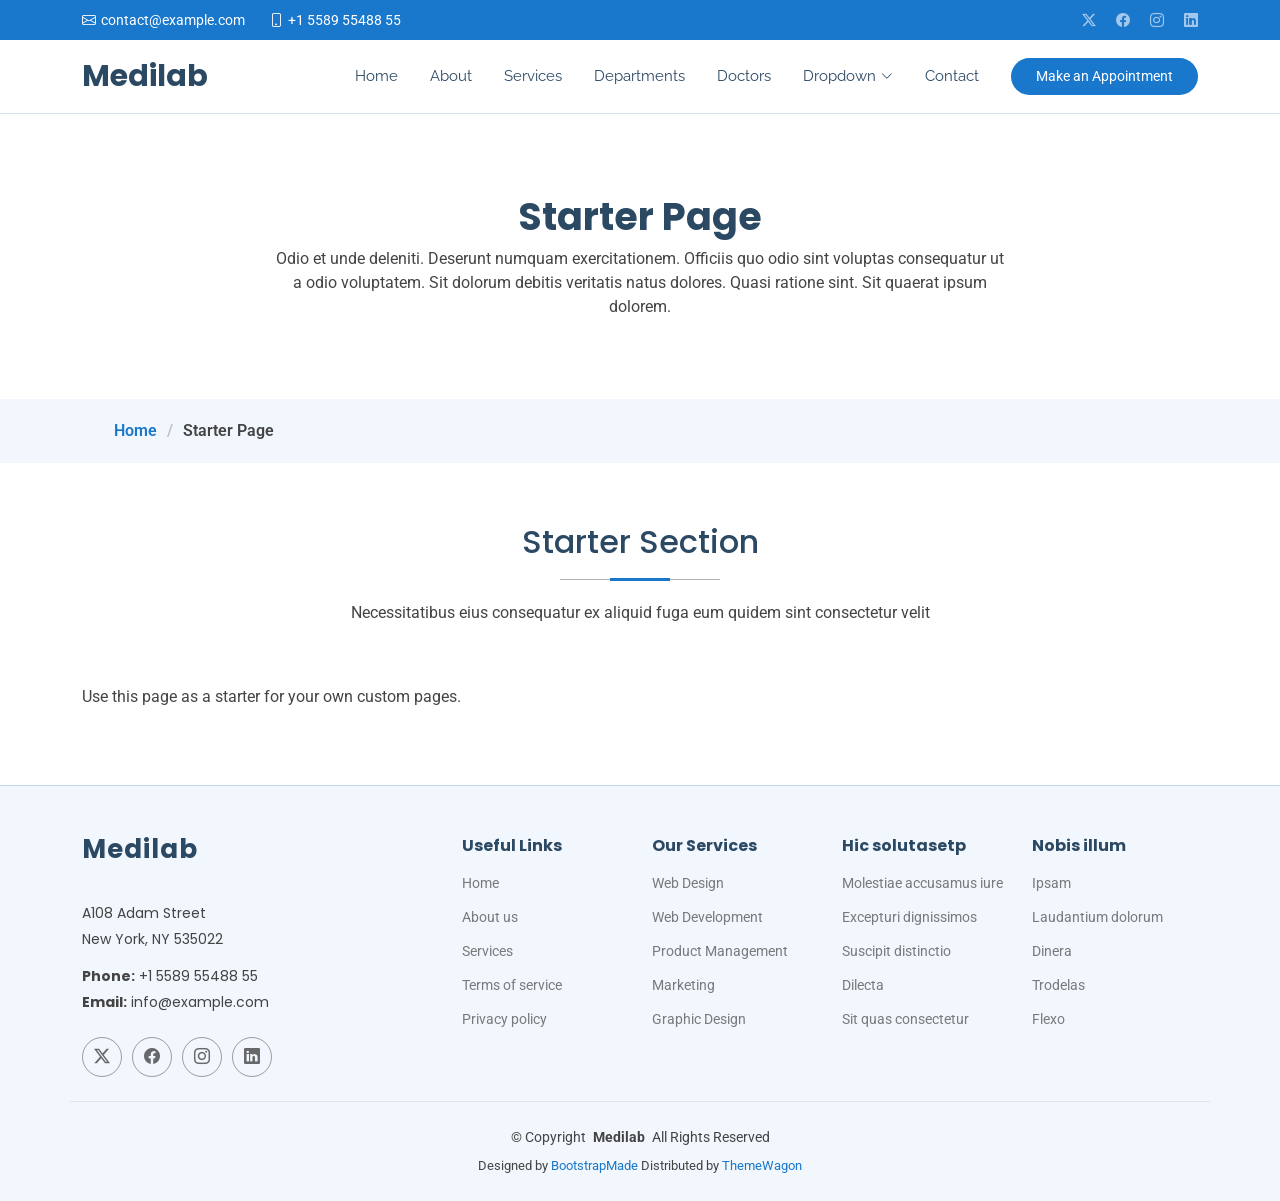
<file: image/MediLab-1.0.0/MediLab-1.0.0/starter-page.html>
<!DOCTYPE html>
<html lang="en">

<head>
  <meta charset="utf-8">
  <meta content="width=device-width, initial-scale=1.0" name="viewport">
  <title>Starter Page - Medilab Bootstrap Template</title>
  <meta name="description" content="">
  <meta name="keywords" content="">

  <!-- Favicons -->
  <link href="assets/img/favicon.png" rel="icon">
  <link href="assets/img/apple-touch-icon.png" rel="apple-touch-icon">

  <!-- Fonts -->
  <link href="https://fonts.googleapis.com" rel="preconnect">
  <link href="https://fonts.gstatic.com" rel="preconnect" crossorigin>
  <link href="https://fonts.googleapis.com/css2?family=Roboto:ital,wght@0,100;0,300;0,400;0,500;0,700;0,900;1,100;1,300;1,400;1,500;1,700;1,900&family=Poppins:ital,wght@0,100;0,200;0,300;0,400;0,500;0,600;0,700;0,800;0,900;1,100;1,200;1,300;1,400;1,500;1,600;1,700;1,800;1,900&family=Raleway:ital,wght@0,100;0,200;0,300;0,400;0,500;0,600;0,700;0,800;0,900;1,100;1,200;1,300;1,400;1,500;1,600;1,700;1,800;1,900&display=swap" rel="stylesheet">

  <!-- Vendor CSS Files -->
  <link href="assets/vendor/bootstrap/css/bootstrap.min.css" rel="stylesheet">
  <link href="assets/vendor/bootstrap-icons/bootstrap-icons.css" rel="stylesheet">
  <link href="assets/vendor/aos/aos.css" rel="stylesheet">
  <link href="assets/vendor/fontawesome-free/css/all.min.css" rel="stylesheet">
  <link href="assets/vendor/glightbox/css/glightbox.min.css" rel="stylesheet">
  <link href="assets/vendor/swiper/swiper-bundle.min.css" rel="stylesheet">

  <!-- Main CSS File -->
  <link href="assets/css/main.css" rel="stylesheet">

  <!-- =======================================================
  * Template Name: Medilab
  * Template URL: https://bootstrapmade.com/medilab-free-medical-bootstrap-theme/
  * Updated: Aug 07 2024 with Bootstrap v5.3.3
  * Author: BootstrapMade.com
  * License: https://bootstrapmade.com/license/
  ======================================================== -->
</head>

<body class="starter-page-page">

  <header id="header" class="header sticky-top">

    <div class="topbar d-flex align-items-center">
      <div class="container d-flex justify-content-center justify-content-md-between">
        <div class="contact-info d-flex align-items-center">
          <i class="bi bi-envelope d-flex align-items-center"><a href="mailto:contact@example.com">contact@example.com</a></i>
          <i class="bi bi-phone d-flex align-items-center ms-4"><span>+1 5589 55488 55</span></i>
        </div>
        <div class="social-links d-none d-md-flex align-items-center">
          <a href="#" class="twitter"><i class="bi bi-twitter-x"></i></a>
          <a href="#" class="facebook"><i class="bi bi-facebook"></i></a>
          <a href="#" class="instagram"><i class="bi bi-instagram"></i></a>
          <a href="#" class="linkedin"><i class="bi bi-linkedin"></i></a>
        </div>
      </div>
    </div><!-- End Top Bar -->

    <div class="branding d-flex align-items-center">

      <div class="container position-relative d-flex align-items-center justify-content-between">
        <a href="index.html" class="logo d-flex align-items-center me-auto">
          <!-- Uncomment the line below if you also wish to use an image logo -->
          <!-- <img src="assets/img/logo.png" alt=""> -->
          <h1 class="sitename">Medilab</h1>
        </a>

        <nav id="navmenu" class="navmenu">
          <ul>
            <li><a href="#hero">Home<br></a></li>
            <li><a href="#about">About</a></li>
            <li><a href="#services">Services</a></li>
            <li><a href="#departments">Departments</a></li>
            <li><a href="#doctors">Doctors</a></li>
            <li class="dropdown"><a href="#"><span>Dropdown</span> <i class="bi bi-chevron-down toggle-dropdown"></i></a>
              <ul>
                <li><a href="#">Dropdown 1</a></li>
                <li class="dropdown"><a href="#"><span>Deep Dropdown</span> <i class="bi bi-chevron-down toggle-dropdown"></i></a>
                  <ul>
                    <li><a href="#">Deep Dropdown 1</a></li>
                    <li><a href="#">Deep Dropdown 2</a></li>
                    <li><a href="#">Deep Dropdown 3</a></li>
                    <li><a href="#">Deep Dropdown 4</a></li>
                    <li><a href="#">Deep Dropdown 5</a></li>
                  </ul>
                </li>
                <li><a href="#">Dropdown 2</a></li>
                <li><a href="#">Dropdown 3</a></li>
                <li><a href="#">Dropdown 4</a></li>
              </ul>
            </li>
            <li><a href="#contact">Contact</a></li>
          </ul>
          <i class="mobile-nav-toggle d-xl-none bi bi-list"></i>
        </nav>

        <a class="cta-btn d-none d-sm-block" href="#appointment">Make an Appointment</a>

      </div>

    </div>

  </header>

  <main class="main">

    <!-- Page Title -->
    <div class="page-title" data-aos="fade">
      <div class="heading">
        <div class="container">
          <div class="row d-flex justify-content-center text-center">
            <div class="col-lg-8">
              <h1>Starter Page</h1>
              <p class="mb-0">Odio et unde deleniti. Deserunt numquam exercitationem. Officiis quo odio sint voluptas consequatur ut a odio voluptatem. Sit dolorum debitis veritatis natus dolores. Quasi ratione sint. Sit quaerat ipsum dolorem.</p>
            </div>
          </div>
        </div>
      </div>
      <nav class="breadcrumbs">
        <div class="container">
          <ol>
            <li><a href="index.html">Home</a></li>
            <li class="current">Starter Page</li>
          </ol>
        </div>
      </nav>
    </div><!-- End Page Title -->

    <!-- Starter Section Section -->
    <section id="starter-section" class="starter-section section">

      <!-- Section Title -->
      <div class="container section-title" data-aos="fade-up">
        <h2>Starter Section</h2>
        <p>Necessitatibus eius consequatur ex aliquid fuga eum quidem sint consectetur velit</p>
      </div><!-- End Section Title -->

      <div class="container" data-aos="fade-up">
        <p>Use this page as a starter for your own custom pages.</p>
      </div>

    </section><!-- /Starter Section Section -->

  </main>

  <footer id="footer" class="footer light-background">

    <div class="container footer-top">
      <div class="row gy-4">
        <div class="col-lg-4 col-md-6 footer-about">
          <a href="index.html" class="logo d-flex align-items-center">
            <span class="sitename">Medilab</span>
          </a>
          <div class="footer-contact pt-3">
            <p>A108 Adam Street</p>
            <p>New York, NY 535022</p>
            <p class="mt-3"><strong>Phone:</strong> <span>+1 5589 55488 55</span></p>
            <p><strong>Email:</strong> <span>info@example.com</span></p>
          </div>
          <div class="social-links d-flex mt-4">
            <a href=""><i class="bi bi-twitter-x"></i></a>
            <a href=""><i class="bi bi-facebook"></i></a>
            <a href=""><i class="bi bi-instagram"></i></a>
            <a href=""><i class="bi bi-linkedin"></i></a>
          </div>
        </div>

        <div class="col-lg-2 col-md-3 footer-links">
          <h4>Useful Links</h4>
          <ul>
            <li><a href="#">Home</a></li>
            <li><a href="#">About us</a></li>
            <li><a href="#">Services</a></li>
            <li><a href="#">Terms of service</a></li>
            <li><a href="#">Privacy policy</a></li>
          </ul>
        </div>

        <div class="col-lg-2 col-md-3 footer-links">
          <h4>Our Services</h4>
          <ul>
            <li><a href="#">Web Design</a></li>
            <li><a href="#">Web Development</a></li>
            <li><a href="#">Product Management</a></li>
            <li><a href="#">Marketing</a></li>
            <li><a href="#">Graphic Design</a></li>
          </ul>
        </div>

        <div class="col-lg-2 col-md-3 footer-links">
          <h4>Hic solutasetp</h4>
          <ul>
            <li><a href="#">Molestiae accusamus iure</a></li>
            <li><a href="#">Excepturi dignissimos</a></li>
            <li><a href="#">Suscipit distinctio</a></li>
            <li><a href="#">Dilecta</a></li>
            <li><a href="#">Sit quas consectetur</a></li>
          </ul>
        </div>

        <div class="col-lg-2 col-md-3 footer-links">
          <h4>Nobis illum</h4>
          <ul>
            <li><a href="#">Ipsam</a></li>
            <li><a href="#">Laudantium dolorum</a></li>
            <li><a href="#">Dinera</a></li>
            <li><a href="#">Trodelas</a></li>
            <li><a href="#">Flexo</a></li>
          </ul>
        </div>

      </div>
    </div>

    <div class="container copyright text-center mt-4">
      <p>© <span>Copyright</span> <strong class="px-1 sitename">Medilab</strong> <span>All Rights Reserved</span></p>
      <div class="credits">
        <!-- All the links in the footer should remain intact. -->
        <!-- You can delete the links only if you've purchased the pro version. -->
        <!-- Licensing information: https://bootstrapmade.com/license/ -->
        <!-- Purchase the pro version with working PHP/AJAX contact form: [buy-url] -->
        Designed by <a href="https://bootstrapmade.com/">BootstrapMade</a> Distributed by <a href=“https://themewagon.com>ThemeWagon
      </div>
    </div>

  </footer>

  <!-- Scroll Top -->
  <a href="#" id="scroll-top" class="scroll-top d-flex align-items-center justify-content-center"><i class="bi bi-arrow-up-short"></i></a>

  <!-- Preloader -->
  <div id="preloader"></div>

  <!-- Vendor JS Files -->
  <script src="assets/vendor/bootstrap/js/bootstrap.bundle.min.js"></script>
  <script src="assets/vendor/php-email-form/validate.js"></script>
  <script src="assets/vendor/aos/aos.js"></script>
  <script src="assets/vendor/glightbox/js/glightbox.min.js"></script>
  <script src="assets/vendor/purecounter/purecounter_vanilla.js"></script>
  <script src="assets/vendor/swiper/swiper-bundle.min.js"></script>

  <!-- Main JS File -->
  <script src="assets/js/main.js"></script>

</body>

</html>
</file>
<file: image/MediLab-1.0.0/MediLab-1.0.0/assets/css/main.css>
/**
* Template Name: Medilab
* Template URL: https://bootstrapmade.com/medilab-free-medical-bootstrap-theme/
* Updated: Aug 07 2024 with Bootstrap v5.3.3
* Author: BootstrapMade.com
* License: https://bootstrapmade.com/license/
*/

/*--------------------------------------------------------------
# Font & Color Variables
# Help: https://bootstrapmade.com/color-system/
--------------------------------------------------------------*/
/* Fonts */
:root {
  --default-font: "Roboto",  system-ui, -apple-system, "Segoe UI", Roboto, "Helvetica Neue", Arial, "Noto Sans", "Liberation Sans", sans-serif, "Apple Color Emoji", "Segoe UI Emoji", "Segoe UI Symbol", "Noto Color Emoji";
  --heading-font: "Poppins",  sans-serif;
  --nav-font: "Raleway",  sans-serif;
}

/* Global Colors - The following color variables are used throughout the website. Updating them here will change the color scheme of the entire website */
:root { 
  --background-color: #ffffff; /* Background color for the entire website, including individual sections */
  --default-color: #444444; /* Default color used for the majority of the text content across the entire website */
  --heading-color: #2c4964; /* Color for headings, subheadings and title throughout the website */
  --accent-color: #1977cc; /* Accent color that represents your brand on the website. It's used for buttons, links, and other elements that need to stand out */
  --surface-color: #ffffff; /* The surface color is used as a background of boxed elements within sections, such as cards, icon boxes, or other elements that require a visual separation from the global background. */
  --contrast-color: #ffffff; /* Contrast color for text, ensuring readability against backgrounds of accent, heading, or default colors. */
}

/* Nav Menu Colors - The following color variables are used specifically for the navigation menu. They are separate from the global colors to allow for more customization options */
:root {
  --nav-color: #2c4964;  /* The default color of the main navmenu links */
  --nav-hover-color: #1977cc; /* Applied to main navmenu links when they are hovered over or active */
  --nav-mobile-background-color: #ffffff; /* Used as the background color for mobile navigation menu */
  --nav-dropdown-background-color: #ffffff; /* Used as the background color for dropdown items that appear when hovering over primary navigation items */
  --nav-dropdown-color: #2c4964; /* Used for navigation links of the dropdown items in the navigation menu. */
  --nav-dropdown-hover-color: #1977cc; /* Similar to --nav-hover-color, this color is applied to dropdown navigation links when they are hovered over. */
}

/* Color Presets - These classes override global colors when applied to any section or element, providing reuse of the sam color scheme. */

.light-background {
  --background-color: #f1f7fc;
  --surface-color: #ffffff;
}

.dark-background {
  --background-color: #060606;
  --default-color: #ffffff;
  --heading-color: #ffffff;
  --surface-color: #252525;
  --contrast-color: #ffffff;
}

/* Smooth scroll */
:root {
  scroll-behavior: smooth;
}

/*--------------------------------------------------------------
# General Styling & Shared Classes
--------------------------------------------------------------*/
body {
  color: var(--default-color);
  background-color: var(--background-color);
  font-family: var(--default-font);
}

a {
  color: var(--accent-color);
  text-decoration: none;
  transition: 0.3s;
}

a:hover {
  color: color-mix(in srgb, var(--accent-color), transparent 25%);
  text-decoration: none;
}

h1,
h2,
h3,
h4,
h5,
h6 {
  color: var(--heading-color);
  font-family: var(--heading-font);
}

/* Pulsating Play Button
------------------------------*/
.pulsating-play-btn {
  width: 94px;
  height: 94px;
  background: radial-gradient(var(--accent-color) 50%, color-mix(in srgb, var(--accent-color), transparent 75%) 52%);
  border-radius: 50%;
  display: block;
  position: relative;
  overflow: hidden;
}

.pulsating-play-btn:before {
  content: "";
  position: absolute;
  width: 120px;
  height: 120px;
  animation-delay: 0s;
  animation: pulsate-play-btn 2s;
  animation-direction: forwards;
  animation-iteration-count: infinite;
  animation-timing-function: steps;
  opacity: 1;
  border-radius: 50%;
  border: 5px solid color-mix(in srgb, var(--accent-color), transparent 30%);
  top: -15%;
  left: -15%;
  background: rgba(198, 16, 0, 0);
}

.pulsating-play-btn:after {
  content: "";
  position: absolute;
  left: 50%;
  top: 50%;
  transform: translateX(-40%) translateY(-50%);
  width: 0;
  height: 0;
  border-top: 10px solid transparent;
  border-bottom: 10px solid transparent;
  border-left: 15px solid #fff;
  z-index: 100;
  transition: all 400ms cubic-bezier(0.55, 0.055, 0.675, 0.19);
}

.pulsating-play-btn:hover:before {
  content: "";
  position: absolute;
  left: 50%;
  top: 50%;
  transform: translateX(-40%) translateY(-50%);
  width: 0;
  height: 0;
  border: none;
  border-top: 10px solid transparent;
  border-bottom: 10px solid transparent;
  border-left: 15px solid #fff;
  z-index: 200;
  animation: none;
  border-radius: 0;
}

.pulsating-play-btn:hover:after {
  border-left: 15px solid var(--accent-color);
  transform: scale(20);
}

@keyframes pulsate-play-btn {
  0% {
    transform: scale(0.6, 0.6);
    opacity: 1;
  }

  100% {
    transform: scale(1, 1);
    opacity: 0;
  }
}

/* PHP Email Form Messages
------------------------------*/
.php-email-form .error-message {
  display: none;
  background: #df1529;
  color: #ffffff;
  text-align: left;
  padding: 15px;
  margin-bottom: 24px;
  font-weight: 600;
}

.php-email-form .sent-message {
  display: none;
  color: #ffffff;
  background: #059652;
  text-align: center;
  padding: 15px;
  margin-bottom: 24px;
  font-weight: 600;
}

.php-email-form .loading {
  display: none;
  background: var(--surface-color);
  text-align: center;
  padding: 15px;
  margin-bottom: 24px;
}

.php-email-form .loading:before {
  content: "";
  display: inline-block;
  border-radius: 50%;
  width: 24px;
  height: 24px;
  margin: 0 10px -6px 0;
  border: 3px solid var(--accent-color);
  border-top-color: var(--surface-color);
  animation: php-email-form-loading 1s linear infinite;
}

@keyframes php-email-form-loading {
  0% {
    transform: rotate(0deg);
  }

  100% {
    transform: rotate(360deg);
  }
}

/*--------------------------------------------------------------
# Global Header
--------------------------------------------------------------*/
.header {
  color: var(--default-color);
  transition: all 0.5s;
  z-index: 997;
  background-color: var(--background-color);
}

.header .topbar {
  background-color: var(--accent-color);
  height: 40px;
  padding: 0;
  font-size: 14px;
  transition: all 0.5s;
}

.header .topbar .contact-info i {
  font-style: normal;
  color: var(--contrast-color);
}

.header .topbar .contact-info i a,
.header .topbar .contact-info i span {
  padding-left: 5px;
  color: var(--contrast-color);
}

@media (max-width: 575px) {

  .header .topbar .contact-info i a,
  .header .topbar .contact-info i span {
    font-size: 13px;
  }
}

.header .topbar .contact-info i a {
  line-height: 0;
  transition: 0.3s;
}

.header .topbar .contact-info i a:hover {
  color: var(--contrast-color);
  text-decoration: underline;
}

.header .topbar .social-links a {
  color: color-mix(in srgb, var(--contrast-color), transparent 40%);
  line-height: 0;
  transition: 0.3s;
  margin-left: 20px;
}

.header .topbar .social-links a:hover {
  color: var(--contrast-color);
}

.header .branding {
  min-height: 60px;
  padding: 10px 0;
}

.header .logo {
  line-height: 1;
}

.header .logo img {
  max-height: 36px;
  margin-right: 8px;
}

.header .logo h1 {
  font-size: 30px;
  margin: 0;
  font-weight: 700;
  color: var(--heading-color);
}

.header .cta-btn,
.header .cta-btn:focus {
  color: var(--contrast-color);
  background: var(--accent-color);
  font-size: 14px;
  padding: 8px 25px;
  margin: 0 0 0 30px;
  border-radius: 50px;
  transition: 0.3s;
}

.header .cta-btn:hover,
.header .cta-btn:focus:hover {
  color: var(--contrast-color);
  background: color-mix(in srgb, var(--accent-color), transparent 15%);
}

@media (max-width: 1200px) {
  .header .logo {
    order: 1;
  }

  .header .cta-btn {
    order: 2;
    margin: 0 15px 0 0;
    padding: 6px 15px;
  }

  .header .navmenu {
    order: 3;
  }
}

.scrolled .header {
  box-shadow: 0px 0 18px rgba(0, 0, 0, 0.1);
}

.scrolled .header .topbar {
  height: 0;
  visibility: hidden;
  overflow: hidden;
}

/*--------------------------------------------------------------
# Navigation Menu
--------------------------------------------------------------*/
/* Desktop Navigation */
@media (min-width: 1200px) {
  .navmenu {
    padding: 0;
  }

  .navmenu ul {
    margin: 0;
    padding: 0;
    display: flex;
    list-style: none;
    align-items: center;
  }

  .navmenu li {
    position: relative;
  }

  .navmenu>ul>li {
    white-space: nowrap;
    padding: 15px 14px;
  }

  .navmenu>ul>li:last-child {
    padding-right: 0;
  }

  .navmenu a,
  .navmenu a:focus {
    color: var(--nav-color);
    font-size: 15px;
    padding: 0 2px;
    font-family: var(--nav-font);
    font-weight: 400;
    display: flex;
    align-items: center;
    justify-content: space-between;
    white-space: nowrap;
    transition: 0.3s;
    position: relative;
  }

  .navmenu a i,
  .navmenu a:focus i {
    font-size: 12px;
    line-height: 0;
    margin-left: 5px;
    transition: 0.3s;
  }

  .navmenu>ul>li>a:before {
    content: "";
    position: absolute;
    width: 100%;
    height: 2px;
    bottom: -6px;
    left: 0;
    background-color: var(--nav-hover-color);
    visibility: hidden;
    width: 0px;
    transition: all 0.3s ease-in-out 0s;
  }

  .navmenu a:hover:before,
  .navmenu li:hover>a:before,
  .navmenu .active:before {
    visibility: visible;
    width: 100%;
  }

  .navmenu li:hover>a,
  .navmenu .active,
  .navmenu .active:focus {
    color: var(--nav-hover-color);
  }

  .navmenu .dropdown ul {
    margin: 0;
    padding: 10px 0;
    background: var(--nav-dropdown-background-color);
    display: block;
    position: absolute;
    visibility: hidden;
    left: 14px;
    top: 130%;
    opacity: 0;
    transition: 0.3s;
    border-radius: 4px;
    z-index: 99;
    box-shadow: 0px 0px 30px rgba(0, 0, 0, 0.1);
  }

  .navmenu .dropdown ul li {
    min-width: 200px;
  }

  .navmenu .dropdown ul a {
    padding: 10px 20px;
    font-size: 15px;
    text-transform: none;
    color: var(--nav-dropdown-color);
  }

  .navmenu .dropdown ul a i {
    font-size: 12px;
  }

  .navmenu .dropdown ul a:hover,
  .navmenu .dropdown ul .active:hover,
  .navmenu .dropdown ul li:hover>a {
    color: var(--nav-dropdown-hover-color);
  }

  .navmenu .dropdown:hover>ul {
    opacity: 1;
    top: 100%;
    visibility: visible;
  }

  .navmenu .dropdown .dropdown ul {
    top: 0;
    left: -90%;
    visibility: hidden;
  }

  .navmenu .dropdown .dropdown:hover>ul {
    opacity: 1;
    top: 0;
    left: -100%;
    visibility: visible;
  }
}

/* Mobile Navigation */
@media (max-width: 1199px) {
  .mobile-nav-toggle {
    color: var(--nav-color);
    font-size: 28px;
    line-height: 0;
    margin-right: 10px;
    cursor: pointer;
    transition: color 0.3s;
  }

  .navmenu {
    padding: 0;
    z-index: 9997;
  }

  .navmenu ul {
    display: none;
    list-style: none;
    position: absolute;
    inset: 60px 20px 20px 20px;
    padding: 10px 0;
    margin: 0;
    border-radius: 6px;
    background-color: var(--nav-mobile-background-color);
    border: 1px solid color-mix(in srgb, var(--default-color), transparent 90%);
    box-shadow: none;
    overflow-y: auto;
    transition: 0.3s;
    z-index: 9998;
  }

  .navmenu a,
  .navmenu a:focus {
    color: var(--nav-dropdown-color);
    padding: 10px 20px;
    font-family: var(--nav-font);
    font-size: 17px;
    font-weight: 500;
    display: flex;
    align-items: center;
    justify-content: space-between;
    white-space: nowrap;
    transition: 0.3s;
  }

  .navmenu a i,
  .navmenu a:focus i {
    font-size: 12px;
    line-height: 0;
    margin-left: 5px;
    width: 30px;
    height: 30px;
    display: flex;
    align-items: center;
    justify-content: center;
    border-radius: 50%;
    transition: 0.3s;
    background-color: color-mix(in srgb, var(--accent-color), transparent 90%);
  }

  .navmenu a i:hover,
  .navmenu a:focus i:hover {
    background-color: var(--accent-color);
    color: var(--contrast-color);
  }

  .navmenu a:hover,
  .navmenu .active,
  .navmenu .active:focus {
    color: var(--nav-dropdown-hover-color);
  }

  .navmenu .active i,
  .navmenu .active:focus i {
    background-color: var(--accent-color);
    color: var(--contrast-color);
    transform: rotate(180deg);
  }

  .navmenu .dropdown ul {
    position: static;
    display: none;
    z-index: 99;
    padding: 10px 0;
    margin: 10px 20px;
    background-color: var(--nav-dropdown-background-color);
    transition: all 0.5s ease-in-out;
  }

  .navmenu .dropdown ul ul {
    background-color: rgba(33, 37, 41, 0.1);
  }

  .navmenu .dropdown>.dropdown-active {
    display: block;
    background-color: rgba(33, 37, 41, 0.03);
  }

  .mobile-nav-active {
    overflow: hidden;
  }

  .mobile-nav-active .mobile-nav-toggle {
    color: #fff;
    position: absolute;
    font-size: 32px;
    top: 15px;
    right: 15px;
    margin-right: 0;
    z-index: 9999;
  }

  .mobile-nav-active .navmenu {
    position: fixed;
    overflow: hidden;
    inset: 0;
    background: rgba(33, 37, 41, 0.8);
    transition: 0.3s;
  }

  .mobile-nav-active .navmenu>ul {
    display: block;
  }
}

/*--------------------------------------------------------------
# Global Footer
--------------------------------------------------------------*/
.footer {
  color: var(--default-color);
  background-color: var(--background-color);
  border-top: 1px solid color-mix(in srgb, var(--accent-color), transparent 75%);
  font-size: 14px;
  position: relative;
}

.footer .footer-top {
  padding-top: 50px;
}

.footer .footer-about .logo {
  line-height: 1;
  margin-bottom: 25px;
}

.footer .footer-about .logo img {
  max-height: 40px;
  margin-right: 6px;
}

.footer .footer-about .logo span {
  color: var(--heading-color);
  font-family: var(--heading-font);
  font-size: 26px;
  font-weight: 700;
  letter-spacing: 1px;
}

.footer .footer-about p {
  font-size: 14px;
  font-family: var(--heading-font);
}

.footer .social-links a {
  display: flex;
  align-items: center;
  justify-content: center;
  width: 40px;
  height: 40px;
  border-radius: 50%;
  border: 1px solid color-mix(in srgb, var(--default-color), transparent 50%);
  font-size: 16px;
  color: color-mix(in srgb, var(--default-color), transparent 20%);
  margin-right: 10px;
  transition: 0.3s;
}

.footer .social-links a:hover {
  color: var(--accent-color);
  border-color: var(--accent-color);
}

.footer h4 {
  font-size: 16px;
  font-weight: bold;
  position: relative;
  padding-bottom: 12px;
}

.footer .footer-links {
  margin-bottom: 30px;
}

.footer .footer-links ul {
  list-style: none;
  padding: 0;
  margin: 0;
}

.footer .footer-links ul i {
  padding-right: 2px;
  font-size: 12px;
  line-height: 0;
}

.footer .footer-links ul li {
  padding: 10px 0;
  display: flex;
  align-items: center;
}

.footer .footer-links ul li:first-child {
  padding-top: 0;
}

.footer .footer-links ul a {
  color: color-mix(in srgb, var(--default-color), transparent 30%);
  display: inline-block;
  line-height: 1;
}

.footer .footer-links ul a:hover {
  color: var(--accent-color);
}

.footer .footer-contact p {
  margin-bottom: 5px;
}

.footer .copyright {
  padding-top: 25px;
  padding-bottom: 25px;
  border-top: 1px solid color-mix(in srgb, var(--default-color), transparent 90%);
}

.footer .copyright p {
  margin-bottom: 0;
}

.footer .credits {
  margin-top: 8px;
  font-size: 13px;
}

/*--------------------------------------------------------------
# Preloader
--------------------------------------------------------------*/
#preloader {
  position: fixed;
  inset: 0;
  z-index: 999999;
  overflow: hidden;
  background: var(--background-color);
  transition: all 0.6s ease-out;
}

#preloader:before {
  content: "";
  position: fixed;
  top: calc(50% - 30px);
  left: calc(50% - 30px);
  border: 6px solid #ffffff;
  border-color: var(--accent-color) transparent var(--accent-color) transparent;
  border-radius: 50%;
  width: 60px;
  height: 60px;
  animation: animate-preloader 1.5s linear infinite;
}

@keyframes animate-preloader {
  0% {
    transform: rotate(0deg);
  }

  100% {
    transform: rotate(360deg);
  }
}

/*--------------------------------------------------------------
# Scroll Top Button
--------------------------------------------------------------*/
.scroll-top {
  position: fixed;
  visibility: hidden;
  opacity: 0;
  right: 15px;
  bottom: 15px;
  z-index: 99999;
  background-color: var(--accent-color);
  width: 40px;
  height: 40px;
  border-radius: 4px;
  transition: all 0.4s;
}

.scroll-top i {
  font-size: 24px;
  color: var(--contrast-color);
  line-height: 0;
}

.scroll-top:hover {
  background-color: color-mix(in srgb, var(--accent-color), transparent 20%);
  color: var(--contrast-color);
}

.scroll-top.active {
  visibility: visible;
  opacity: 1;
}

/*--------------------------------------------------------------
# Disable aos animation delay on mobile devices
--------------------------------------------------------------*/
@media screen and (max-width: 768px) {
  [data-aos-delay] {
    transition-delay: 0 !important;
  }
}

/*--------------------------------------------------------------
# Global Page Titles & Breadcrumbs
--------------------------------------------------------------*/
.page-title {
  color: var(--default-color);
  background-color: var(--background-color);
  position: relative;
}

.page-title .heading {
  padding: 80px 0;
  border-top: 1px solid color-mix(in srgb, var(--accent-color), transparent 80%);
}

.page-title .heading h1 {
  font-size: 38px;
  font-weight: 700;
}

.page-title nav {
  background-color: color-mix(in srgb, var(--accent-color), transparent 94%);
  padding: 20px 0;
}

.page-title nav ol {
  display: flex;
  flex-wrap: wrap;
  list-style: none;
  margin: 0;
  font-size: 16px;
  font-weight: 600;
}

.page-title nav ol li+li {
  padding-left: 10px;
}

.page-title nav ol li+li::before {
  content: "/";
  display: inline-block;
  padding-right: 10px;
  color: color-mix(in srgb, var(--default-color), transparent 70%);
}

/*--------------------------------------------------------------
# Global Sections
--------------------------------------------------------------*/
section,
.section {
  color: var(--default-color);
  background-color: var(--background-color);
  padding: 60px 0;
  scroll-margin-top: 72px;
  overflow: clip;
}

@media (max-width: 1199px) {

  section,
  .section {
    scroll-margin-top: 60px;
  }
}

/*--------------------------------------------------------------
# Global Section Titles
--------------------------------------------------------------*/
.section-title {
  text-align: center;
  padding-bottom: 60px;
  position: relative;
}

.section-title h2 {
  font-size: 32px;
  font-weight: 500;
  margin-bottom: 20px;
  padding-bottom: 20px;
  position: relative;
}

.section-title h2:before {
  content: "";
  position: absolute;
  display: block;
  width: 160px;
  height: 1px;
  background: color-mix(in srgb, var(--default-color), transparent 60%);
  left: 0;
  right: 0;
  bottom: 1px;
  margin: auto;
}

.section-title h2::after {
  content: "";
  position: absolute;
  display: block;
  width: 60px;
  height: 3px;
  background: var(--accent-color);
  left: 0;
  right: 0;
  bottom: 0;
  margin: auto;
}

.section-title p {
  margin-bottom: 0;
}

/*--------------------------------------------------------------
# Hero Section
--------------------------------------------------------------*/
.hero {
  width: 100%;
  min-height: calc(100vh - 112px);
  padding: 80px 0;
  display: flex;
  align-items: center;
  justify-content: center;
  position: relative;
  overflow: hidden;
}

.hero img {
  position: absolute;
  inset: 0;
  display: block;
  width: 100%;
  height: 100%;
  object-fit: cover;
  z-index: 1;
}

.hero .container {
  z-index: 3;
}

.hero .welcome h2 {
  margin: 0;
  font-size: 48px;
  font-weight: 700;
}

.hero .welcome p {
  font-size: 24px;
  margin: 0;
}

.hero .content {
  margin-top: 40px;
}

.hero .content .why-box {
  color: var(--contrast-color);
  background: var(--accent-color);
  padding: 30px;
  border-radius: 4px;
}

.hero .content .why-box h3 {
  color: var(--contrast-color);
  font-weight: 700;
  font-size: 34px;
  margin-bottom: 30px;
}

.hero .content .why-box p {
  margin-bottom: 30px;
}

.hero .content .why-box .more-btn {
  color: var(--contrast-color);
  background: color-mix(in srgb, var(--contrast-color), transparent 80%);
  display: inline-block;
  padding: 6px 30px 8px 30px;
  border-radius: 50px;
  transition: all ease-in-out 0.4s;
}

.hero .content .why-box .more-btn i {
  font-size: 14px;
}

.hero .content .why-box .more-btn:hover {
  background: var(--surface-color);
  color: var(--accent-color);
}

.hero .content .icon-box {
  text-align: center;
  border-radius: 10px;
  background: color-mix(in srgb, var(--surface-color), transparent 20%);
  box-shadow: 0px 2px 15px rgba(0, 0, 0, 0.1);
  padding: 40px 30px;
  width: 100%;
}

.hero .content .icon-box i {
  font-size: 40px;
  color: var(--accent-color);
}

.hero .content .icon-box h4 {
  font-size: 20px;
  font-weight: 700;
  margin: 10px 0 20px 0;
}

.hero .content .icon-box p {
  font-size: 15px;
  color: color-mix(in srgb, var(--default-color), transparent 30%);
}

/*--------------------------------------------------------------
# About Section
--------------------------------------------------------------*/
.about .content h3 {
  font-size: 2rem;
  font-weight: 700;
}

.about .content ul {
  list-style: none;
  padding: 0;
}

.about .content ul li {
  display: flex;
  align-items: flex-start;
  margin-top: 40px;
}

.about .content ul i {
  flex-shrink: 0;
  font-size: 48px;
  color: var(--accent-color);
  margin-right: 20px;
}

.about .content ul h5 {
  font-size: 18px;
  font-weight: 700;
}

.about .content ul p {
  font-size: 15px;
}

.about .content p:last-child {
  margin-bottom: 0;
}

.about .pulsating-play-btn {
  position: absolute;
  left: calc(50% - 47px);
  top: calc(50% - 47px);
}

/*--------------------------------------------------------------
# Stats Section
--------------------------------------------------------------*/
.stats i {
  color: var(--contrast-color);
  background-color: var(--accent-color);
  box-shadow: 0px 2px 25px rgba(0, 0, 0, 0.1);
  width: 54px;
  height: 54px;
  font-size: 24px;
  border-radius: 50px;
  border: 2px solid var(--background-color);
  display: inline-flex;
  align-items: center;
  justify-content: center;
  position: relative;
  z-index: 1;
}

.stats .stats-item {
  background-color: var(--surface-color);
  margin-top: -27px;
  padding: 30px 30px 25px 30px;
  width: 100%;
  position: relative;
  text-align: center;
  box-shadow: 0px 2px 35px rgba(0, 0, 0, 0.1);
  border-radius: 4px;
  z-index: 0;
}

.stats .stats-item span {
  font-size: 32px;
  display: block;
  margin: 10px 0;
  font-weight: 700;
  color: var(--heading-color);
}

.stats .stats-item p {
  padding: 0;
  margin: 0;
  font-family: var(--heading-font);
  font-size: 16px;
}

/*--------------------------------------------------------------
# Services Section
--------------------------------------------------------------*/
.services .service-item {
  background-color: var(--surface-color);
  text-align: center;
  border: 1px solid color-mix(in srgb, var(--default-color), transparent 85%);
  padding: 80px 20px;
  transition: all ease-in-out 0.3s;
  height: 100%;
}

.services .service-item .icon {
  margin: 0 auto;
  width: 64px;
  height: 64px;
  background: var(--accent-color);
  border-radius: 4px;
  display: flex;
  align-items: center;
  justify-content: center;
  margin-bottom: 20px;
  transition: 0.3s;
  transform-style: preserve-3d;
}

.services .service-item .icon i {
  color: var(--contrast-color);
  font-size: 28px;
  transition: ease-in-out 0.3s;
}

.services .service-item .icon::before {
  position: absolute;
  content: "";
  left: -8px;
  top: -8px;
  height: 100%;
  width: 100%;
  background: color-mix(in srgb, var(--accent-color), transparent 80%);
  border-radius: 5px;
  transition: all 0.3s ease-out 0s;
  transform: translateZ(-1px);
}

.services .service-item h3 {
  font-weight: 700;
  margin: 10px 0 15px 0;
  font-size: 22px;
}

.services .service-item p {
  line-height: 24px;
  font-size: 14px;
  margin-bottom: 0;
}

.services .service-item:hover {
  background: var(--accent-color);
  border-color: var(--accent-color);
}

.services .service-item:hover .icon {
  background: var(--surface-color);
}

.services .service-item:hover .icon i {
  color: var(--accent-color);
}

.services .service-item:hover .icon::before {
  background: color-mix(in srgb, var(--background-color), transparent 70%);
}

.services .service-item:hover h3,
.services .service-item:hover p {
  color: var(--contrast-color);
}

/*--------------------------------------------------------------
# Appointment Section
--------------------------------------------------------------*/
.appointment .php-email-form {
  width: 100%;
}

.appointment .php-email-form .form-group {
  padding-bottom: 8px;
}

.appointment .php-email-form input,
.appointment .php-email-form textarea,
.appointment .php-email-form select {
  color: var(--default-color);
  background-color: transparent;
  border-color: color-mix(in srgb, var(--default-color), transparent 80%);
  border-radius: 0;
  box-shadow: none;
  font-size: 14px;
  padding: 10px !important;
}

.appointment .php-email-form input:focus,
.appointment .php-email-form textarea:focus,
.appointment .php-email-form select:focus {
  border-color: var(--accent-color);
}

.appointment .php-email-form input::placeholder,
.appointment .php-email-form textarea::placeholder,
.appointment .php-email-form select::placeholder {
  color: color-mix(in srgb, var(--default-color), transparent 70%);
}

.appointment .php-email-form input,
.appointment .php-email-form select {
  height: 44px;
}

.appointment .php-email-form textarea {
  padding: 10px 12px;
}

.appointment .php-email-form button[type=submit] {
  background: var(--accent-color);
  border: 0;
  padding: 10px 35px;
  color: #fff;
  transition: 0.4s;
  border-radius: 50px;
}

.appointment .php-email-form button[type=submit]:hover {
  background: color-mix(in srgb, var(--accent-color) 90%, white 15%);
}

/*--------------------------------------------------------------
# Departments Section
--------------------------------------------------------------*/
.departments {
  overflow: hidden;
}

.departments .nav-tabs {
  border: 0;
}

.departments .nav-link {
  border: 0;
  padding: 12px 15px 12px 0;
  transition: 0.3s;
  color: var(--default-color);
  border-radius: 0;
  border-right: 2px solid color-mix(in srgb, var(--default-color), transparent 90%);
  font-weight: 600;
  font-size: 15px;
}

.departments .nav-link:hover {
  color: var(--accent-color);
}

.departments .nav-link.active {
  color: var(--accent-color);
  border-color: var(--accent-color);
  background-color: var(--background-color);
}

.departments .tab-pane.active {
  animation: fadeIn 0.5s ease-out;
}

.departments .details h3 {
  font-size: 26px;
  font-weight: 600;
  margin-bottom: 20px;
}

.departments .details p {
  color: color-mix(in srgb, var(--default-color), transparent 20%);
}

.departments .details p:last-child {
  margin-bottom: 0;
}

@media (max-width: 992px) {
  .departments .nav-link {
    border: 0;
    padding: 15px;
  }

  .departments .nav-link.active {
    color: var(--accent-color);
    background: var(--accent-color);
  }
}

/*--------------------------------------------------------------
# Doctors Section
--------------------------------------------------------------*/
.doctors .team-member {
  background-color: var(--surface-color);
  box-shadow: 0px 2px 15px rgba(0, 0, 0, 0.1);
  position: relative;
  border-radius: 5px;
  transition: 0.5s;
  padding: 30px;
  height: 100%;
}

@media (max-width: 468px) {
  .doctors .team-member {
    flex-direction: column;
    justify-content: center !important;
    align-items: center !important;
  }
}

.doctors .team-member .pic {
  overflow: hidden;
  width: 150px;
  border-radius: 50%;
  flex-shrink: 0;
}

.doctors .team-member .pic img {
  transition: ease-in-out 0.3s;
}

.doctors .team-member:hover {
  transform: translateY(-10px);
}

.doctors .team-member .member-info {
  padding-left: 30px;
}

@media (max-width: 468px) {
  .doctors .team-member .member-info {
    padding: 30px 0 0 0;
    text-align: center;
  }
}

.doctors .team-member h4 {
  font-weight: 700;
  margin-bottom: 5px;
  font-size: 20px;
}

.doctors .team-member span {
  display: block;
  font-size: 15px;
  padding-bottom: 10px;
  position: relative;
  font-weight: 500;
}

.doctors .team-member span::after {
  content: "";
  position: absolute;
  display: block;
  width: 50px;
  height: 1px;
  background: color-mix(in srgb, var(--default-color), transparent 85%);
  bottom: 0;
  left: 0;
}

@media (max-width: 468px) {
  .doctors .team-member span::after {
    left: calc(50% - 25px);
  }
}

.doctors .team-member p {
  margin: 10px 0 0 0;
  font-size: 14px;
}

.doctors .team-member .social {
  margin-top: 12px;
  display: flex;
  align-items: center;
  justify-content: start;
  width: 100%;
}

@media (max-width: 468px) {
  .doctors .team-member .social {
    justify-content: center;
  }
}

.doctors .team-member .social a {
  background: color-mix(in srgb, var(--default-color), transparent 94%);
  transition: ease-in-out 0.3s;
  display: flex;
  align-items: center;
  justify-content: center;
  border-radius: 50px;
  width: 36px;
  height: 36px;
}

.doctors .team-member .social a i {
  color: color-mix(in srgb, var(--default-color), transparent 20%);
  font-size: 16px;
  margin: 0 2px;
}

.doctors .team-member .social a:hover {
  background: var(--accent-color);
}

.doctors .team-member .social a:hover i {
  color: var(--contrast-color);
}

.doctors .team-member .social a+a {
  margin-left: 8px;
}

/*--------------------------------------------------------------
# Faq Section
--------------------------------------------------------------*/
.faq .faq-container .faq-item {
  background-color: var(--surface-color);
  position: relative;
  padding: 20px;
  margin-bottom: 15px;
  border: 1px solid color-mix(in srgb, var(--accent-color), transparent 75%);
  border-radius: 5px;
  overflow: hidden;
}

.faq .faq-container .faq-item:last-child {
  margin-bottom: 0;
}

.faq .faq-container .faq-item h3 {
  font-weight: 500;
  font-size: 18px;
  line-height: 24px;
  margin: 0 30px 0 0;
  transition: 0.3s;
  cursor: pointer;
  display: flex;
  align-items: center;
}

.faq .faq-container .faq-item h3 .num {
  color: var(--accent-color);
  padding-right: 5px;
}

.faq .faq-container .faq-item h3:hover {
  color: var(--accent-color);
}

.faq .faq-container .faq-item .faq-content {
  display: grid;
  grid-template-rows: 0fr;
  transition: 0.3s ease-in-out;
  visibility: hidden;
  opacity: 0;
}

.faq .faq-container .faq-item .faq-content p {
  margin-bottom: 0;
  overflow: hidden;
}

.faq .faq-container .faq-item .faq-toggle {
  position: absolute;
  top: 20px;
  right: 20px;
  font-size: 16px;
  line-height: 0;
  transition: 0.3s;
  cursor: pointer;
}

.faq .faq-container .faq-item .faq-toggle:hover {
  color: var(--accent-color);
}

.faq .faq-container .faq-active {
  background-color: var(--accent-color);
  border-color: var(--accent-color);
  color: var(--contrast-color);
}

.faq .faq-container .faq-active h3,
.faq .faq-container .faq-active h3:hover {
  color: var(--contrast-color);
}

.faq .faq-container .faq-active .faq-content {
  grid-template-rows: 1fr;
  visibility: visible;
  opacity: 1;
  padding-top: 10px;
}

.faq .faq-container .faq-active .faq-toggle {
  transform: rotate(90deg);
  color: var(--accent-color);
}

/*--------------------------------------------------------------
# Testimonials Section
--------------------------------------------------------------*/
.testimonials .info h3 {
  font-weight: 700;
  font-size: 32px;
}

.testimonials .swiper {
  box-shadow: 0 15px 30px 0 rgba(0, 0, 0, 0.05);
  background-color: var(--surface-color);
}

.testimonials .testimonials-carousel,
.testimonials .testimonials-slider {
  overflow: hidden;
}

.testimonials .testimonial-item {
  box-sizing: content-box;
  min-height: 200px;
  position: relative;
  margin: 30px;
}

.testimonials .testimonial-item .testimonial-img {
  width: 90px;
  height: 90px;
  border-radius: 50px;
  border: 6px solid var(--background-color);
  margin-right: 10px;
}

.testimonials .testimonial-item h3 {
  font-size: 18px;
  font-weight: bold;
  margin: 10px 0 5px 0;
}

.testimonials .testimonial-item h4 {
  color: color-mix(in srgb, var(--default-color), transparent 50%);
  font-size: 14px;
  margin: 0;
}

.testimonials .testimonial-item .stars {
  margin: 10px 0;
}

.testimonials .testimonial-item .stars i {
  color: #ffc107;
  margin: 0 1px;
}

.testimonials .testimonial-item .quote-icon-left,
.testimonials .testimonial-item .quote-icon-right {
  color: color-mix(in srgb, var(--accent-color), transparent 60%);
  font-size: 26px;
  line-height: 0;
}

.testimonials .testimonial-item .quote-icon-left {
  display: inline-block;
  left: -5px;
  position: relative;
}

.testimonials .testimonial-item .quote-icon-right {
  display: inline-block;
  right: -5px;
  position: relative;
  top: 10px;
  transform: scale(-1, -1);
}

.testimonials .testimonial-item p {
  font-style: italic;
  margin: 15px auto 15px auto;
}

.testimonials .swiper-wrapper {
  height: auto;
}

.testimonials .swiper-pagination {
  margin-top: 20px;
  margin-bottom: 20px;
  position: relative;
}

.testimonials .swiper-pagination .swiper-pagination-bullet {
  width: 10px;
  height: 10px;
  background-color: color-mix(in srgb, var(--default-color), transparent 85%);
  opacity: 1;
  border: none;
}

.testimonials .swiper-pagination .swiper-pagination-bullet-active {
  background-color: var(--accent-color);
}

@media (max-width: 767px) {

  .testimonials .testimonials-carousel,
  .testimonials .testimonials-slider {
    overflow: hidden;
  }

  .testimonials .testimonial-item {
    margin: 15px;
  }
}

/*--------------------------------------------------------------
# Gallery Section
--------------------------------------------------------------*/
.gallery .gallery-item {
  overflow: hidden;
  border-right: 3px solid var(--background-color);
  border-bottom: 3px solid var(--background-color);
}

.gallery .gallery-item img {
  transition: all ease-in-out 0.4s;
}

.gallery .gallery-item:hover img {
  transform: scale(1.1);
}

/*--------------------------------------------------------------
# Contact Section
--------------------------------------------------------------*/
.contact .info-item+.info-item {
  margin-top: 40px;
}

.contact .info-item i {
  color: var(--contrast-color);
  background: var(--accent-color);
  font-size: 20px;
  width: 44px;
  height: 44px;
  display: flex;
  justify-content: center;
  align-items: center;
  border-radius: 50px;
  transition: all 0.3s ease-in-out;
  margin-right: 15px;
}

.contact .info-item h3 {
  padding: 0;
  font-size: 18px;
  font-weight: 700;
  margin-bottom: 5px;
}

.contact .info-item p {
  padding: 0;
  margin-bottom: 0;
  font-size: 14px;
}

.contact .php-email-form {
  height: 100%;
}

.contact .php-email-form input[type=text],
.contact .php-email-form input[type=email],
.contact .php-email-form textarea {
  font-size: 14px;
  padding: 10px 15px;
  box-shadow: none;
  border-radius: 0;
  color: var(--default-color);
  background-color: color-mix(in srgb, var(--background-color), transparent 50%);
  border-color: color-mix(in srgb, var(--default-color), transparent 80%);
}

.contact .php-email-form input[type=text]:focus,
.contact .php-email-form input[type=email]:focus,
.contact .php-email-form textarea:focus {
  border-color: var(--accent-color);
}

.contact .php-email-form input[type=text]::placeholder,
.contact .php-email-form input[type=email]::placeholder,
.contact .php-email-form textarea::placeholder {
  color: color-mix(in srgb, var(--default-color), transparent 70%);
}

.contact .php-email-form button[type=submit] {
  color: var(--contrast-color);
  background: var(--accent-color);
  border: 0;
  padding: 10px 36px;
  transition: 0.4s;
  border-radius: 50px;
}

.contact .php-email-form button[type=submit]:hover {
  background: color-mix(in srgb, var(--accent-color), transparent 20%);
}

/*--------------------------------------------------------------
# Starter Section Section
--------------------------------------------------------------*/
.starter-section {
  /* Add your styles here */
}
</file>
